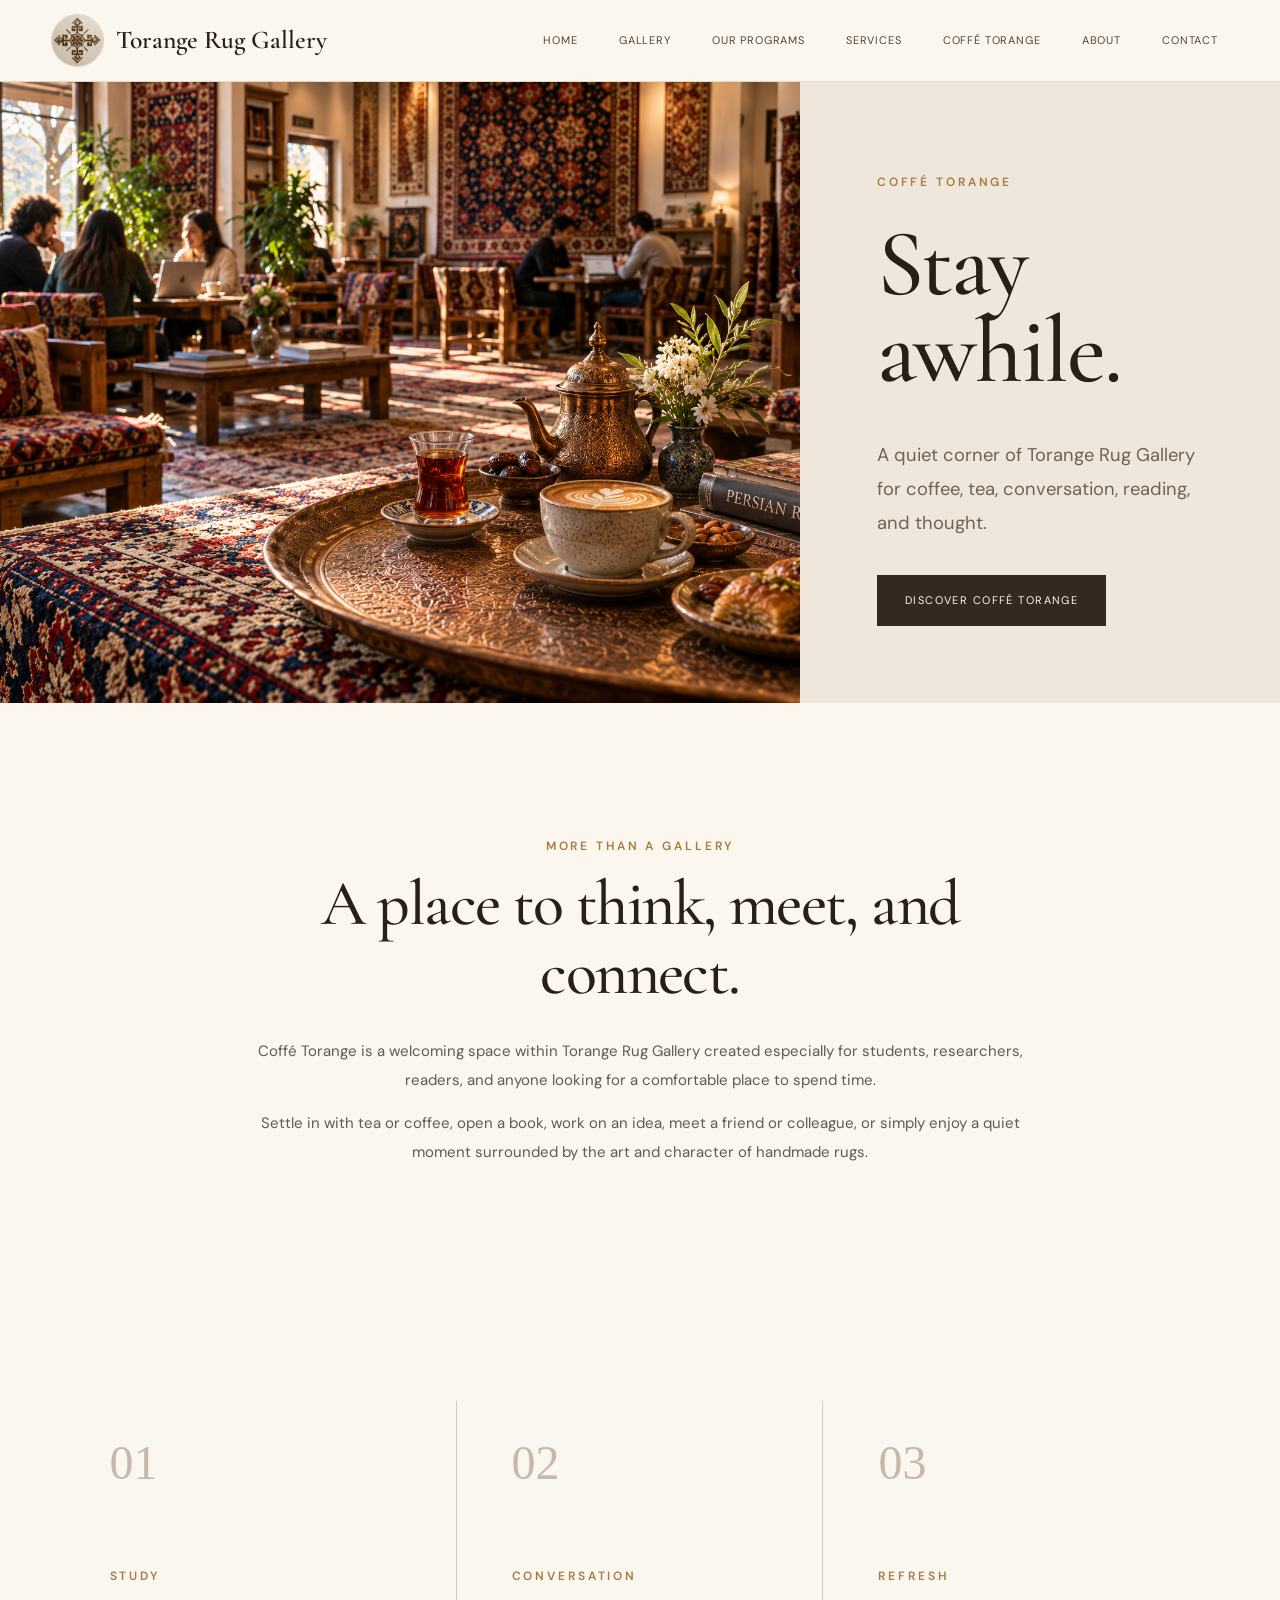
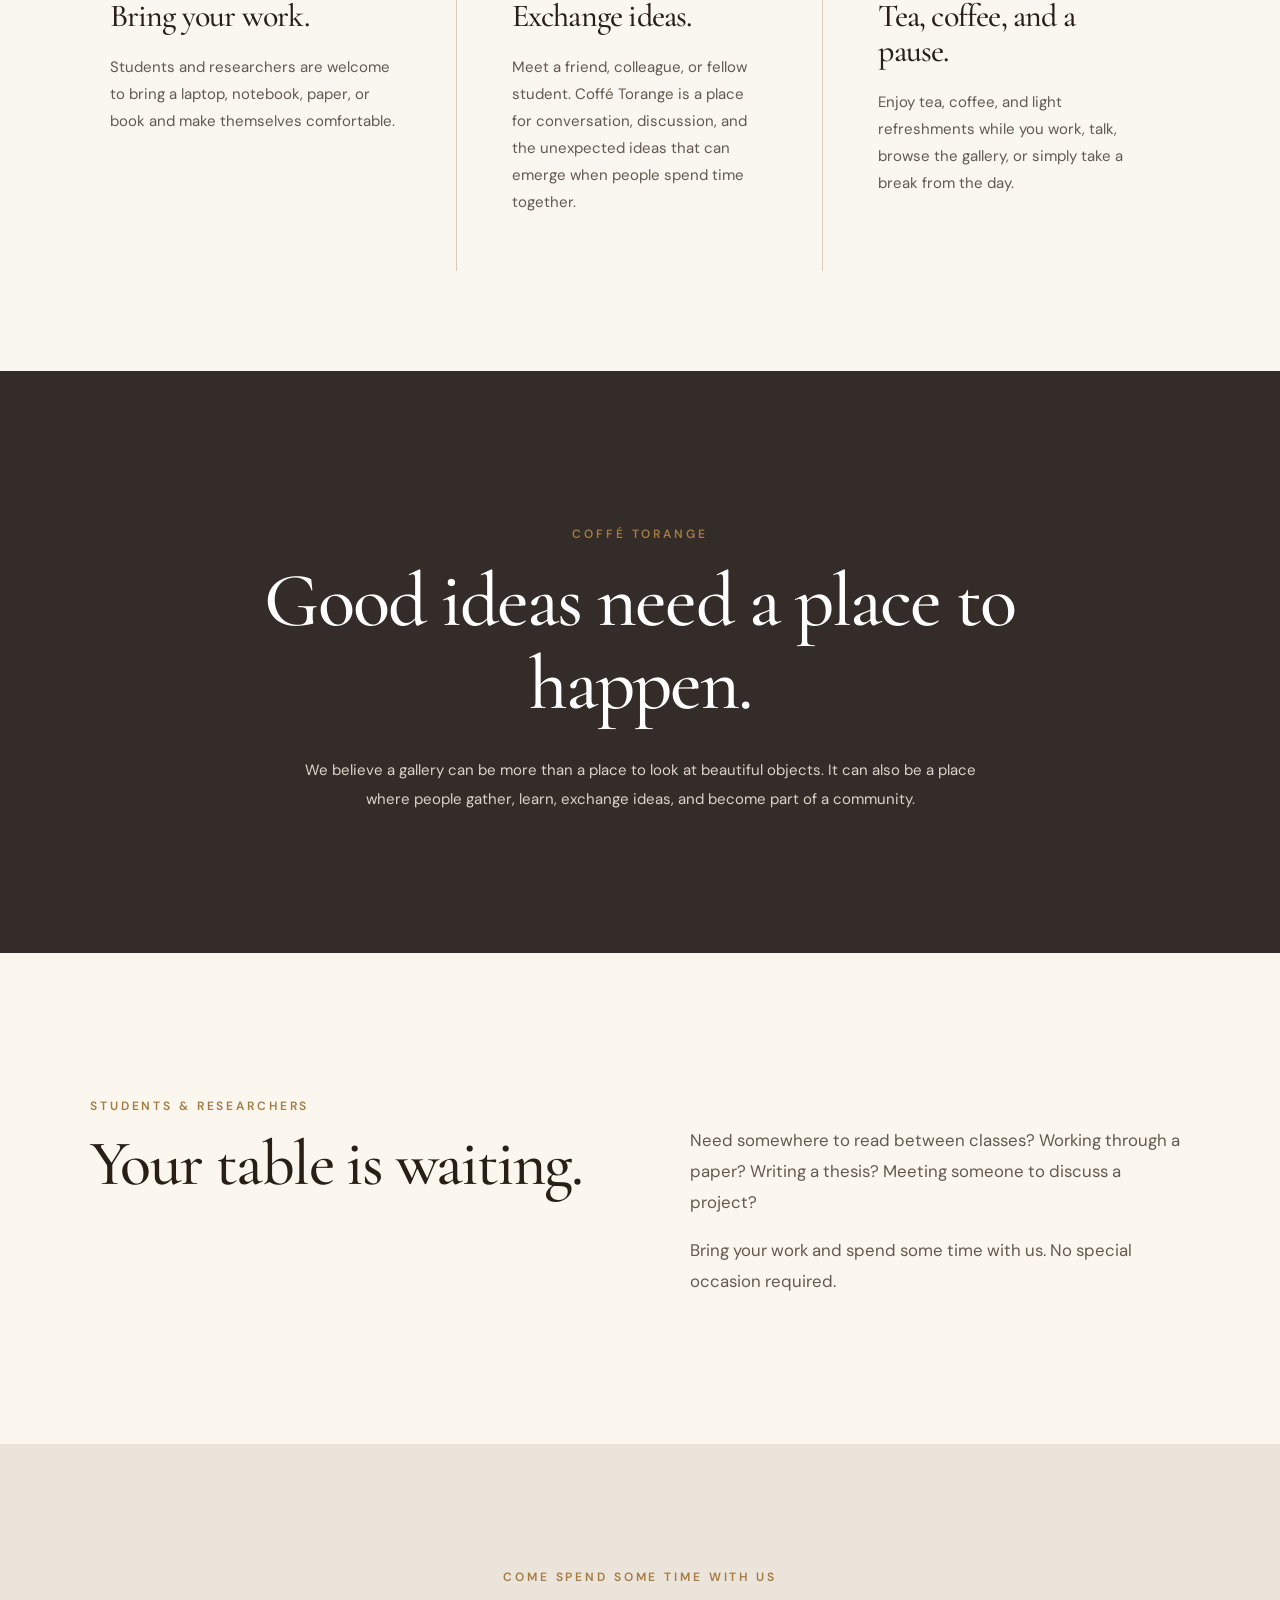
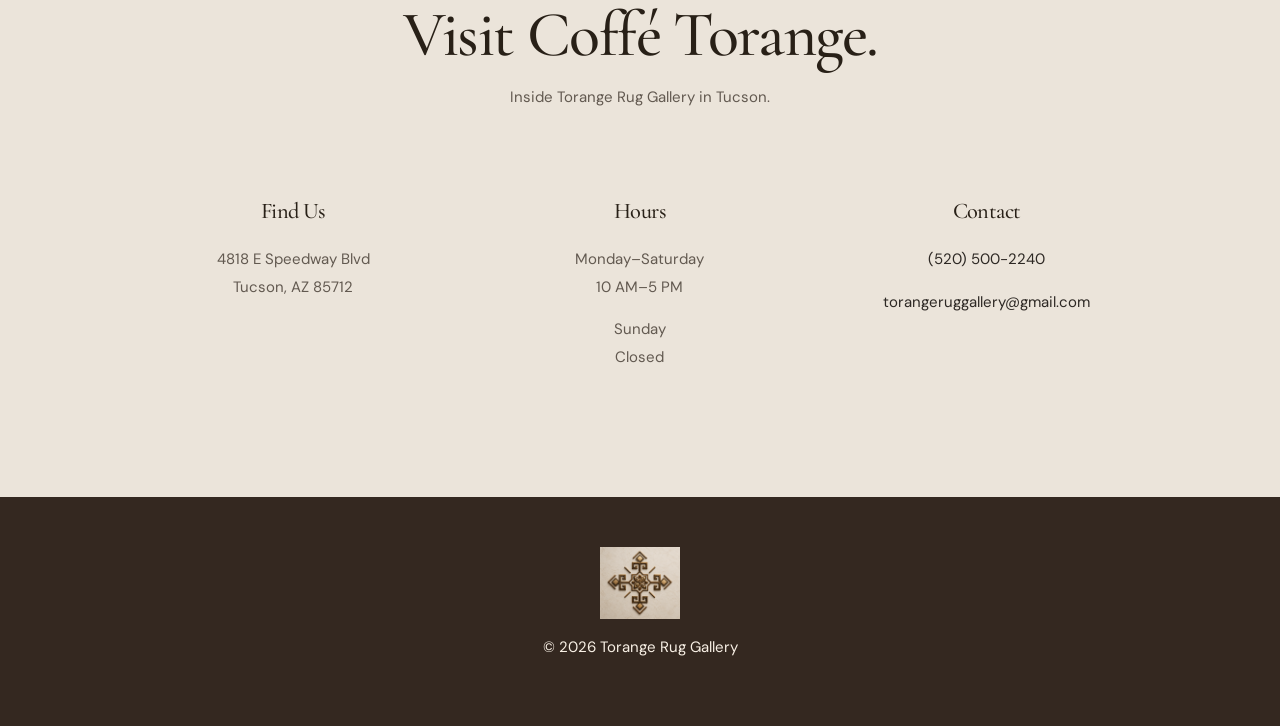
<file: coffe-torange.html>
<!DOCTYPE html>
<html lang="en">

<head>
    <meta charset="UTF-8">
    <meta name="viewport" content="width=device-width, initial-scale=1.0">

    <title>Coffé Torange | Torange Rug Gallery</title>

    <link rel="preconnect" href="https://fonts.googleapis.com">
    <link rel="preconnect" href="https://fonts.gstatic.com" crossorigin>
    <link href="https://fonts.googleapis.com/css2?family=Cormorant+Garamond:wght@400;500;600;700&family=DM+Sans:wght@400;500;600;700&display=swap" rel="stylesheet">
    <link rel="stylesheet" href="styles.css">
    <link rel="stylesheet" href="home-redesign.css">
    <link rel="stylesheet" href="interior-unified.css">
</head>

<body class="torange-interior">

    <!-- HEADER -->

    <header class="site-header torange-header">

        <a href="index.html" class="brand">
            <img
                src="images/logo/logo.png"
                alt="Torange Rug Gallery logo"
            >
            <span>Torange Rug Gallery</span>
        </a>

        <nav aria-label="Main navigation">
            <a href="index.html">Home</a>
            <a href="gallery.html">Gallery</a>
            <a href="programs.html">Our Programs</a>
            <a href="services.html">Services</a>
            <a href="coffe-torange.html">Coffé Torange</a>
            <a href="index.html#about">About</a>
            <a href="contact.html">Contact</a>
        </nav>

    </header>


    <main>

        <!-- HERO -->

        <section class="coffe-hero">

            <div class="coffe-hero-image">

                <img
                    src="images/coffe-torange/coffe-torange-hero.png"
                    alt="A welcoming space for coffee, tea, conversation, and study at Torange Rug Gallery"
                >

            </div>


            <div class="coffe-hero-content">

                <p class="eyebrow">
                    COFFÉ TORANGE
                </p>

                <h1>
                    Stay awhile.
                </h1>

                <p class="coffe-hero-lead">
                    A quiet corner of Torange Rug Gallery
                    for coffee, tea, conversation, reading,
                    and thought.
                </p>

                <a href="#coffe-about" class="button">
                    Discover Coffé Torange
                </a>

            </div>

        </section>


        <!-- INTRODUCTION -->

        <section
            id="coffe-about"
            class="coffe-introduction"
        >

            <p class="eyebrow">
                MORE THAN A GALLERY
            </p>

            <h2>
                A place to think, meet, and connect.
            </h2>

            <p>
                Coffé Torange is a welcoming space within
                Torange Rug Gallery created especially for
                students, researchers, readers, and anyone
                looking for a comfortable place to spend time.
            </p>

            <p>
                Settle in with tea or coffee, open a book,
                work on an idea, meet a friend or colleague,
                or simply enjoy a quiet moment surrounded
                by the art and character of handmade rugs.
            </p>

        </section>


        <!-- THREE IDEAS -->

        <section class="coffe-experience">

            <article class="coffe-experience-item">

                <span class="coffe-number">
                    01
                </span>

                <p class="eyebrow">
                    STUDY
                </p>

                <h2>
                    Bring your work.
                </h2>

                <p>
                    Students and researchers are welcome to
                    bring a laptop, notebook, paper, or book
                    and make themselves comfortable.
                </p>

            </article>


            <article class="coffe-experience-item">

                <span class="coffe-number">
                    02
                </span>

                <p class="eyebrow">
                    CONVERSATION
                </p>

                <h2>
                    Exchange ideas.
                </h2>

                <p>
                    Meet a friend, colleague, or fellow student.
                    Coffé Torange is a place for conversation,
                    discussion, and the unexpected ideas that
                    can emerge when people spend time together.
                </p>

            </article>


            <article class="coffe-experience-item">

                <span class="coffe-number">
                    03
                </span>

                <p class="eyebrow">
                    REFRESH
                </p>

                <h2>
                    Tea, coffee, and a pause.
                </h2>

                <p>
                    Enjoy tea, coffee, and light refreshments
                    while you work, talk, browse the gallery,
                    or simply take a break from the day.
                </p>

            </article>

        </section>


        <!-- STATEMENT -->

        <section class="coffe-statement">

            <div class="coffe-statement-inner">

                <p class="eyebrow">
                    COFFÉ TORANGE
                </p>

                <h2>
                    Good ideas need a place to happen.
                </h2>

                <p>
                    We believe a gallery can be more than a place
                    to look at beautiful objects. It can also be
                    a place where people gather, learn, exchange
                    ideas, and become part of a community.
                </p>

            </div>

        </section>


        <!-- STUDENT / RESEARCHER INVITATION -->

        <section class="coffe-community">

            <div class="coffe-community-heading">

                <p class="eyebrow">
                    STUDENTS & RESEARCHERS
                </p>

                <h2>
                    Your table is waiting.
                </h2>

            </div>


            <div class="coffe-community-text">

                <p>
                    Need somewhere to read between classes?
                    Working through a paper? Writing a thesis?
                    Meeting someone to discuss a project?
                </p>

                <p>
                    Bring your work and spend some time with us.
                    No special occasion required.
                </p>

            </div>

        </section>


        <!-- VISIT -->

        <section class="coffe-visit">

            <p class="eyebrow">
                COME SPEND SOME TIME WITH US
            </p>

            <h2>
                Visit Coffé Torange.
            </h2>

            <p class="coffe-visit-intro">
                Inside Torange Rug Gallery in Tucson.
            </p>


            <div class="coffe-visit-details">

                <div>

                    <h3>
                        Find Us
                    </h3>

                    <p>
                        4818 E Speedway Blvd<br>
                        Tucson, AZ 85712
                    </p>

                </div>


                <div>

                    <h3>
                        Hours
                    </h3>

                    <p>
                        Monday–Saturday<br>
                        10 AM–5 PM
                    </p>

                    <p>
                        Sunday<br>
                        Closed
                    </p>

                </div>


                <div>

                    <h3>
                        Contact
                    </h3>

                    <p>
                        <a href="tel:+15205002240">
                            (520) 500-2240
                        </a>
                    </p>

                    <p>
                        <a href="mailto:torangeruggallery@gmail.com">
                            torangeruggallery@gmail.com
                        </a>
                    </p>

                </div>

            </div>

        </section>

    </main>


    <!-- FOOTER -->

    <footer>

        <img
            src="images/logo/logo.png"
            alt="Torange Rug Gallery logo"
        >

        <p>
            © 2026 Torange Rug Gallery
        </p>

    </footer>

</body>

</html>
</file>
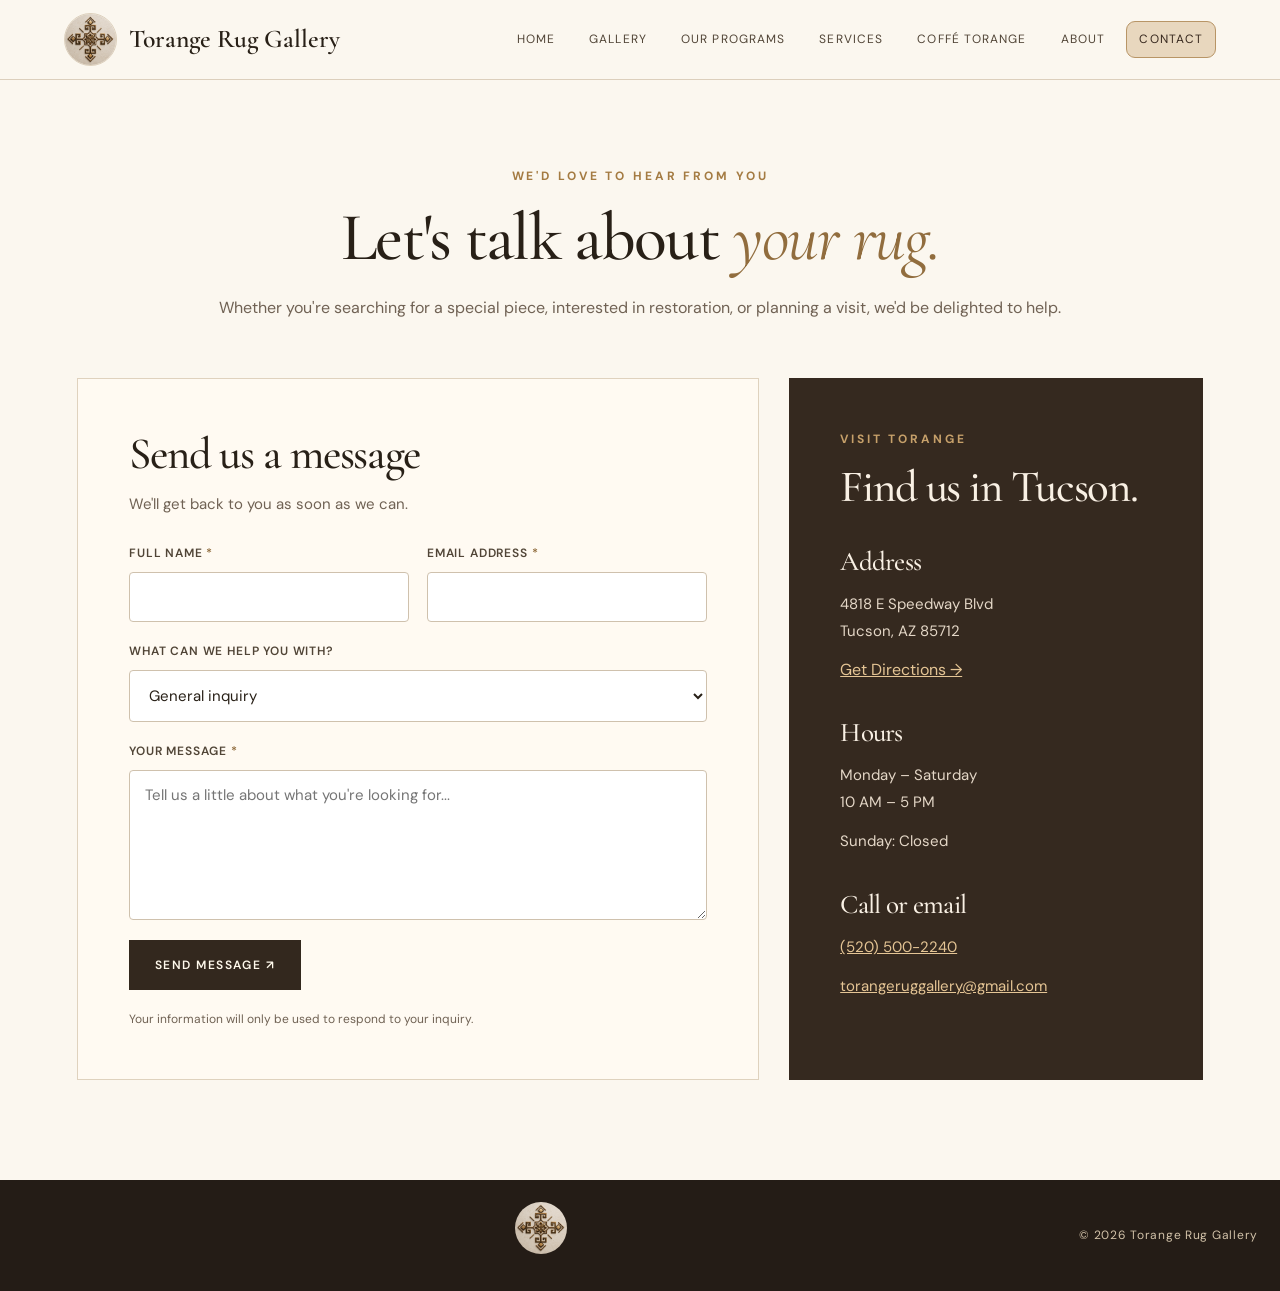
<file: contact.html>
<!DOCTYPE html>
<html lang="en">
<head>
  <meta charset="UTF-8">
  <meta name="viewport" content="width=device-width, initial-scale=1.0">
  <title>Contact Us | Torange Rug Gallery</title>
  <meta name="description" content="Contact Torange Rug Gallery in Tucson about rugs, cleaning, restoration, appraisals, and gallery visits.">
  <link rel="preconnect" href="https://fonts.googleapis.com">
  <link rel="preconnect" href="https://fonts.gstatic.com" crossorigin>
  <link href="https://fonts.googleapis.com/css2?family=Cormorant+Garamond:wght@400;500;600;700&family=DM+Sans:wght@400;500;600;700&display=swap" rel="stylesheet">
  <link rel="stylesheet" href="styles.css">
  <link rel="stylesheet" href="home-redesign.css">
  <link rel="stylesheet" href="contact.css">
</head>
<body>
  <header class="site-header torange-header">
    <a href="index.html" class="brand"><img src="images/logo/logo.png" alt="Torange Rug Gallery logo"><span>Torange Rug Gallery</span></a>
    <nav aria-label="Main navigation">
      <a href="index.html">Home</a>
      <a href="gallery.html">Gallery</a>
      <a href="programs.html">Our Programs</a>
      <a href="services.html">Services</a>
      <a href="coffe-torange.html">Coffé Torange</a>
      <a href="index.html#about">About</a>
      <a href="contact.html" aria-current="page">Contact</a>
    </nav>
  </header>
  <main class="contact-page">
    <div class="contact-heading">
      <p class="eyebrow">WE'D LOVE TO HEAR FROM YOU</p>
      <h1>Let's talk about <em>your rug.</em></h1>
      <p>Whether you're searching for a special piece, interested in restoration, or planning a visit, we'd be delighted to help.</p>
    </div>
    <div class="contact-layout">
      <section class="contact-form-panel" aria-labelledby="form-heading">
        <h2 id="form-heading">Send us a message</h2>
        <p class="contact-hint">We'll get back to you as soon as we can.</p>
        <!-- Formspree receives submissions; JavaScript shows an on-page confirmation. -->
        <form action="https://formspree.io/f/mwlvzyyv" method="POST" id="torange-contact-form">
          <div class="contact-field-row">
            <label><span class="contact-label-text">Full name <span aria-hidden="true">*</span></span><input type="text" name="name" autocomplete="name" required maxlength="120"></label>
            <label><span class="contact-label-text">Email address <span aria-hidden="true">*</span></span><input type="email" name="email" autocomplete="email" required maxlength="254"></label>
          </div>
          <label>What can we help you with?
            <select name="inquiry_type">
              <option value="General inquiry">General inquiry</option>
              <option value="Rug availability">Rug availability</option>
              <option value="Cleaning or restoration">Cleaning or restoration</option>
              <option value="Appraisal">Appraisal</option>
              <option value="Gallery visit">Gallery visit</option>
            </select>
          </label>
          <label><span class="contact-label-text">Your message <span aria-hidden="true">*</span></span><textarea name="message" rows="6" required maxlength="5000" placeholder="Tell us a little about what you're looking for..."></textarea></label>
          <input type="hidden" name="_subject" value="New Torange Rug Gallery inquiry">
          <button class="contact-submit" type="submit">Send Message <span aria-hidden="true">↗</span></button>
          <p id="contact-form-status" class="contact-form-status" role="status" aria-live="polite" hidden></p>
          <p class="contact-privacy">Your information will only be used to respond to your inquiry.</p>
        </form>
        <div id="contact-success" class="contact-success" tabindex="-1" hidden>
          <div class="contact-success-symbol" aria-hidden="true">✓</div>
          <h2>Thank you for reaching out!</h2>
          <p>Your message has been sent successfully. We'll get back to you as soon as possible.</p>
          <p class="contact-success-signature">— Torange Rug Gallery</p>
          <button type="button" id="contact-another" class="contact-submit">Send another message ↗</button>
        </div>
      </section>
      <aside class="contact-info-panel" aria-label="Gallery contact details">
        <p class="eyebrow">VISIT TORANGE</p>
        <h2>Find us in Tucson.</h2>
        <h3>Address</h3><p>4818 E Speedway Blvd<br>Tucson, AZ 85712</p>
        <a href="https://www.google.com/maps/search/?api=1&amp;query=4818+E+Speedway+Blvd+Tucson+AZ+85712" target="_blank" rel="noopener noreferrer">Get Directions →</a>
        <h3>Hours</h3><p>Monday – Saturday<br>10 AM – 5 PM</p><p>Sunday: Closed</p>
        <h3>Call or email</h3><p><a href="tel:+15205002240">(520) 500-2240</a></p><p><a href="mailto:torangeruggallery@gmail.com">torangeruggallery@gmail.com</a></p>
      </aside>
    </div>
  </main>
  <script src="contact.js" defer></script>
  <footer class="torange-footer"><img src="images/logo/logo.png" alt="Torange Rug Gallery logo"><p>© 2026 Torange Rug Gallery</p></footer>
</body>
</html>
</file>
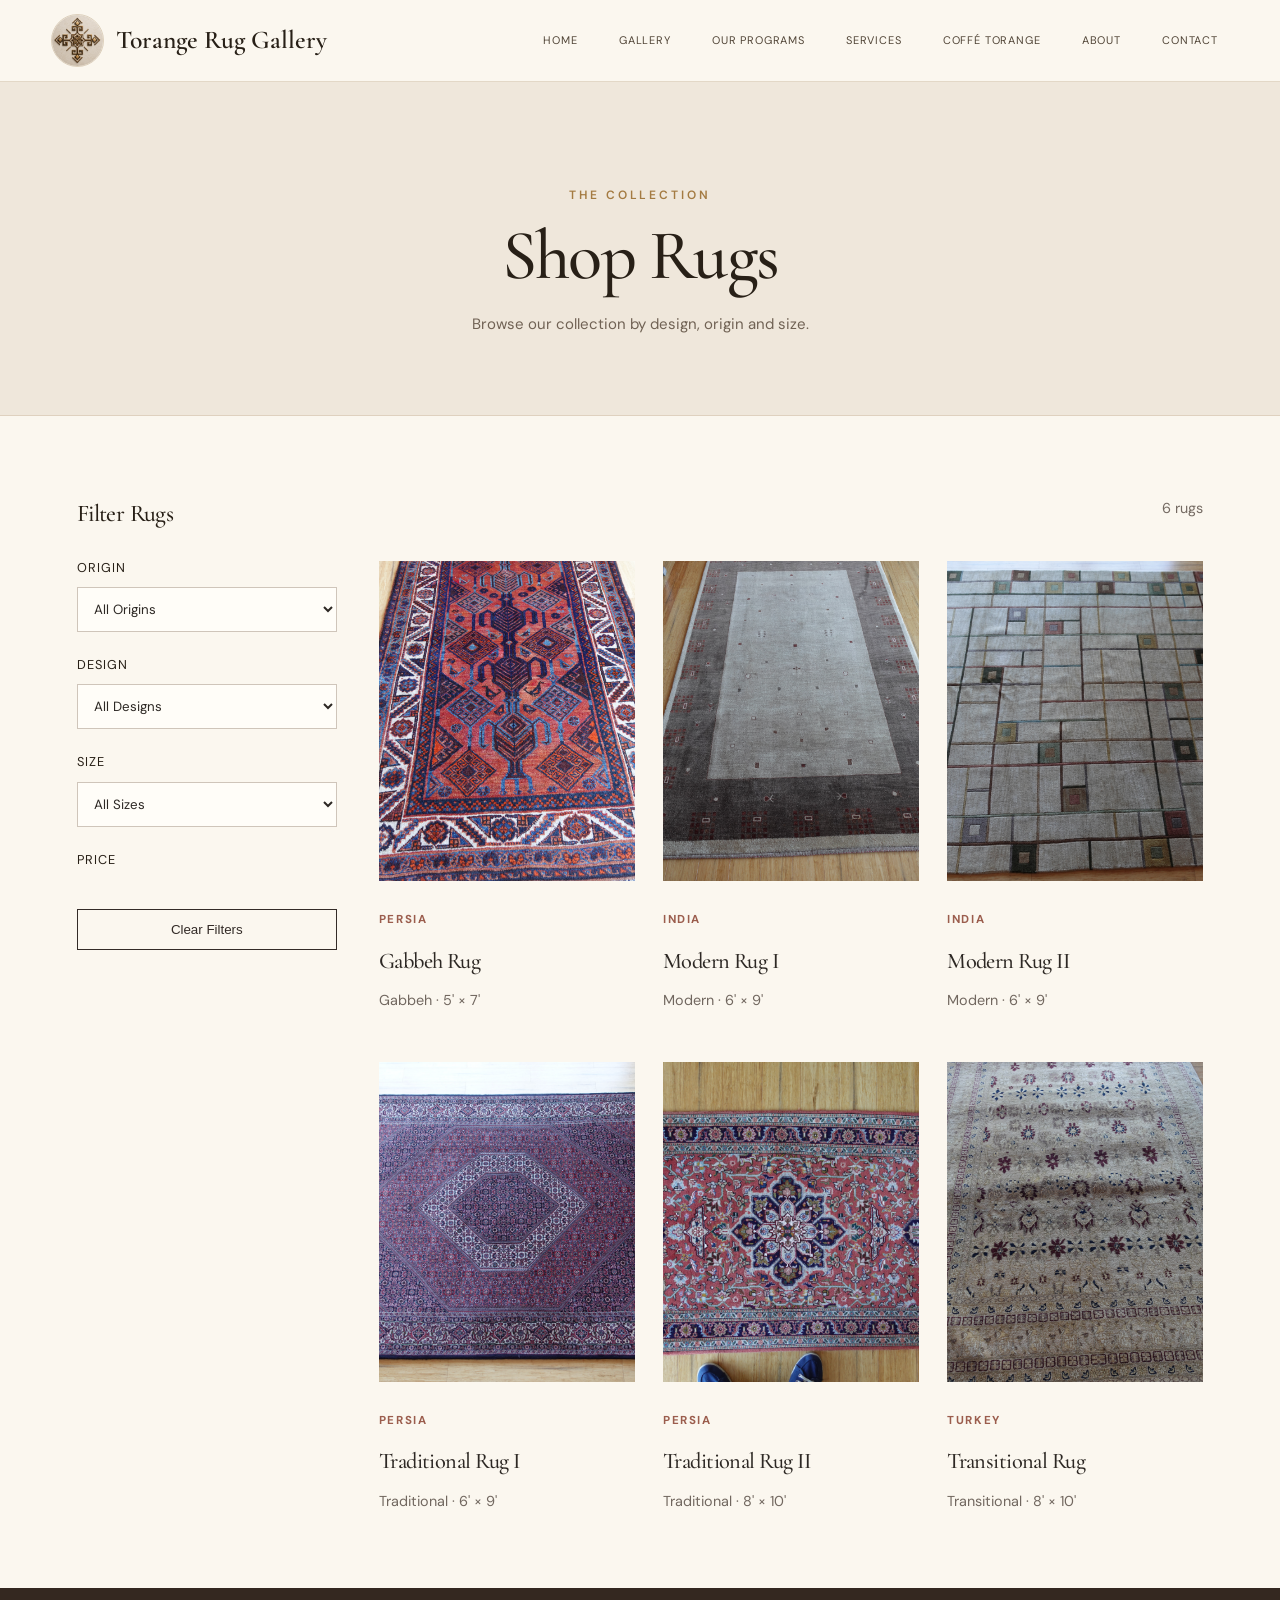
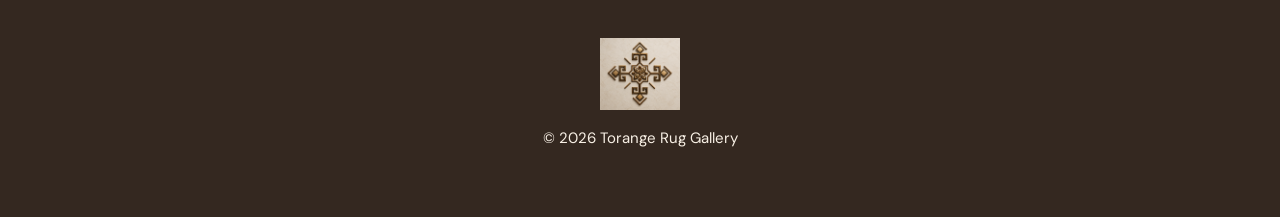
<file: gallery.html>
<!DOCTYPE html>
<html lang="en">

<head>
    <meta charset="UTF-8">
    <meta name="viewport" content="width=device-width, initial-scale=1.0">

    <title>Gallery | Torange Rug Gallery</title>

    <link rel="preconnect" href="https://fonts.googleapis.com">
    <link rel="preconnect" href="https://fonts.gstatic.com" crossorigin>
    <link href="https://fonts.googleapis.com/css2?family=Cormorant+Garamond:wght@400;500;600;700&family=DM+Sans:wght@400;500;600;700&display=swap" rel="stylesheet">
    <link rel="stylesheet" href="styles.css">
    <link rel="stylesheet" href="home-redesign.css">
    <link rel="stylesheet" href="interior-unified.css">
</head>

<body class="torange-interior">

    <!-- HEADER -->

    <header class="site-header torange-header">

        <a href="index.html" class="brand">
            <img
                src="images/logo/logo.png"
                alt="Torange Rug Gallery logo"
            >
            <span>Torange Rug Gallery</span>
        </a>

        <nav aria-label="Main navigation">
            <a href="index.html">Home</a>
            <a href="gallery.html">Gallery</a>
            <a href="programs.html">Our Programs</a>
            <a href="services.html">Services</a>
            <a href="coffe-torange.html">Coffé Torange</a>
            <a href="index.html#about">About</a>
            <a href="contact.html">Contact</a>
        </nav>

    </header>


    <main>

        <!-- GALLERY HERO -->

        <section class="shop-hero">

            <p class="eyebrow">
                THE COLLECTION
            </p>

            <h1>
                Shop Rugs
            </h1>

            <p>
                Browse our collection by design, origin and size.
            </p>

        </section>


        <!-- GALLERY -->

        <section class="shop-section">


            <!-- FILTERS -->

            <aside class="filters">

                <h2>
                    Filter Rugs
                </h2>


                <!-- ORIGIN -->

                <label for="origin-filter">
                    Origin
                </label>

                <select id="origin-filter">

                    <option value="all">
                        All Origins
                    </option>

                    <option value="Persia">
                        Persia
                    </option>

                    <option value="India">
                        India
                    </option>

                    <option value="Turkey">
                        Turkey
                    </option>

                </select>


                <!-- DESIGN -->

                <label for="design-filter">
                    Design
                </label>

                <select id="design-filter">

                    <option value="all">
                        All Designs
                    </option>

                    <option value="Traditional">
                        Traditional
                    </option>

                    <option value="Transitional">
                        Transitional
                    </option>

                    <option value="Modern">
                        Modern
                    </option>

                    <option value="Gabbeh">
                        Gabbeh
                    </option>

                </select>


                <!-- SIZE -->

                <label for="size-filter">
                    Size
                </label>

                <select id="size-filter">

                    <option value="all">
                        All Sizes
                    </option>

                    <option value="5' × 7'">
                        5' × 7'
                    </option>

                    <option value="6' × 9'">
                        6' × 9'
                    </option>

                    <option value="8' × 10'">
                        8' × 10'
                    </option>

                    <option value="9' × 12'">
                        9' × 12'
                    </option>

                </select>


                <!-- PRICE -->

                <label for="price-filter">
                    Price
                </label>


                <button
                    id="clear-filters"
                    class="filter-button"
                >
                    Clear Filters
                </button>

            </aside>


            <!-- RESULTS -->

            <section class="shop-results">

                <div class="shop-results-header">

                    <p id="result-count">
                        0 rugs
                    </p>

                </div>


                <div
                    id="product-grid"
                    class="product-grid"
                >
                </div>

            </section>

        </section>

    </main>


    <!-- FOOTER -->

    <footer>

        <img
            src="images/logo/logo.png"
            alt="Torange Rug Gallery logo"
        >

        <p>
            © 2026 Torange Rug Gallery
        </p>

    </footer>


    <!-- PRODUCT DATABASE -->

    <script src="products.js"></script>


    <!-- GALLERY LOGIC -->

    <script>

        const productGrid =
            document.getElementById("product-grid");

        const resultCount =
            document.getElementById("result-count");


        const originFilter =
            document.getElementById("origin-filter");

        const designFilter =
            document.getElementById("design-filter");

        const sizeFilter =
            document.getElementById("size-filter");


        const clearFiltersButton =
            document.getElementById("clear-filters");


        /* ========================================
           FORMAT PRICE
        ======================================== */



        /* ========================================
           RENDER PRODUCTS
        ======================================== */

        function renderProducts(productList) {

            productGrid.innerHTML = "";


            resultCount.textContent =
                `${productList.length} ${
                    productList.length === 1
                        ? "rug"
                        : "rugs"
                }`;


            /* NO RESULTS */

            if (productList.length === 0) {

                productGrid.innerHTML = `
                    <p class="no-results">
                        No rugs match these filters.
                    </p>
                `;

                return;

            }


            /* CREATE PRODUCT CARDS */

            productList.forEach(product => {

                const card =
                    document.createElement("article");


                card.className =
                    "product-card";


                /*
                    The first image in the images array
                    is used as the gallery thumbnail.
                */

                const mainImage =
                    product.images[0];


                card.innerHTML = `

                    <a
                        href="product.html?id=${product.id}"
                        class="product-image-link"
                    >

                        <img
                            src="${mainImage}"
                            alt="${product.name}"
                        >

                    </a>


                    <div class="product-card-content">


                        <p class="product-origin">
                            ${product.origin}
                        </p>


                        <h2>

                            <a href="product.html?id=${product.id}">
                                ${product.name}
                            </a>

                        </h2>


                        <p class="product-details">
                            ${product.design} · ${product.size}
                        </p>



                    </div>

                `;


                productGrid.appendChild(card);

            });

        }


        /* ========================================
           FILTER PRODUCTS
        ======================================== */

        function filterProducts() {


            const selectedOrigin =
                originFilter.value;


            const selectedDesign =
                designFilter.value;


            const selectedSize =
                sizeFilter.value;



            const filteredProducts =
                products.filter(product => {


                    /* ORIGIN */

                    const matchesOrigin =

                        selectedOrigin === "all" ||

                        product.origin === selectedOrigin;



                    /* DESIGN */

                    const matchesDesign =

                        selectedDesign === "all" ||

                        product.design === selectedDesign;



                    /* SIZE */

                    const matchesSize =

                        selectedSize === "all" ||

                        product.size === selectedSize;



                    /* PRICE */



                    return (

                        matchesOrigin &&

                        matchesDesign &&

                        matchesSize

                    );

                });


            renderProducts(filteredProducts);

        }


        /* ========================================
           FILTER EVENTS
        ======================================== */

        originFilter.addEventListener(
            "change",
            filterProducts
        );


        designFilter.addEventListener(
            "change",
            filterProducts
        );


        sizeFilter.addEventListener(
            "change",
            filterProducts
        );


        /* ========================================
           CLEAR FILTERS
        ======================================== */

        clearFiltersButton.addEventListener(
            "click",
            () => {

                originFilter.value = "all";

                designFilter.value = "all";

                sizeFilter.value = "all";


                renderProducts(products);

            }
        );


        /* ========================================
           INITIAL DISPLAY
        ======================================== */

        renderProducts(products);

    </script>

</body>

</html>
</file>
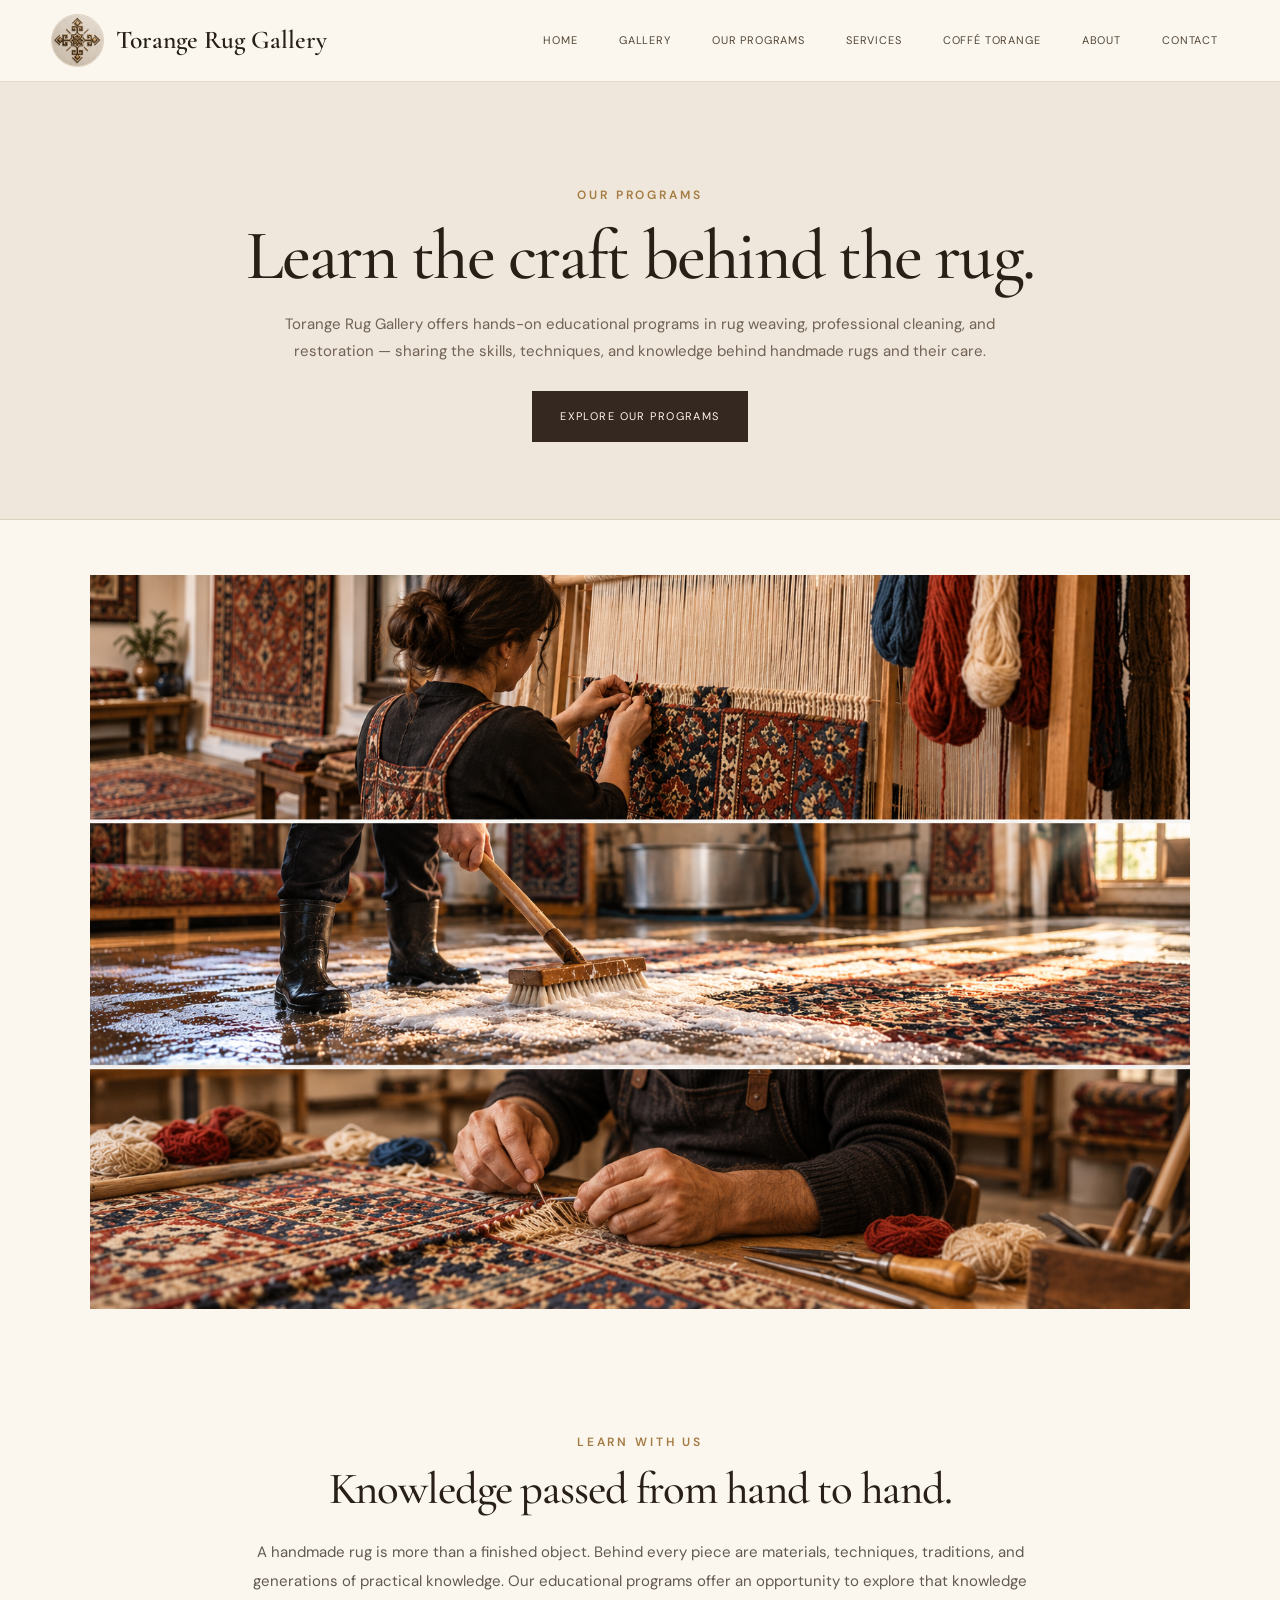
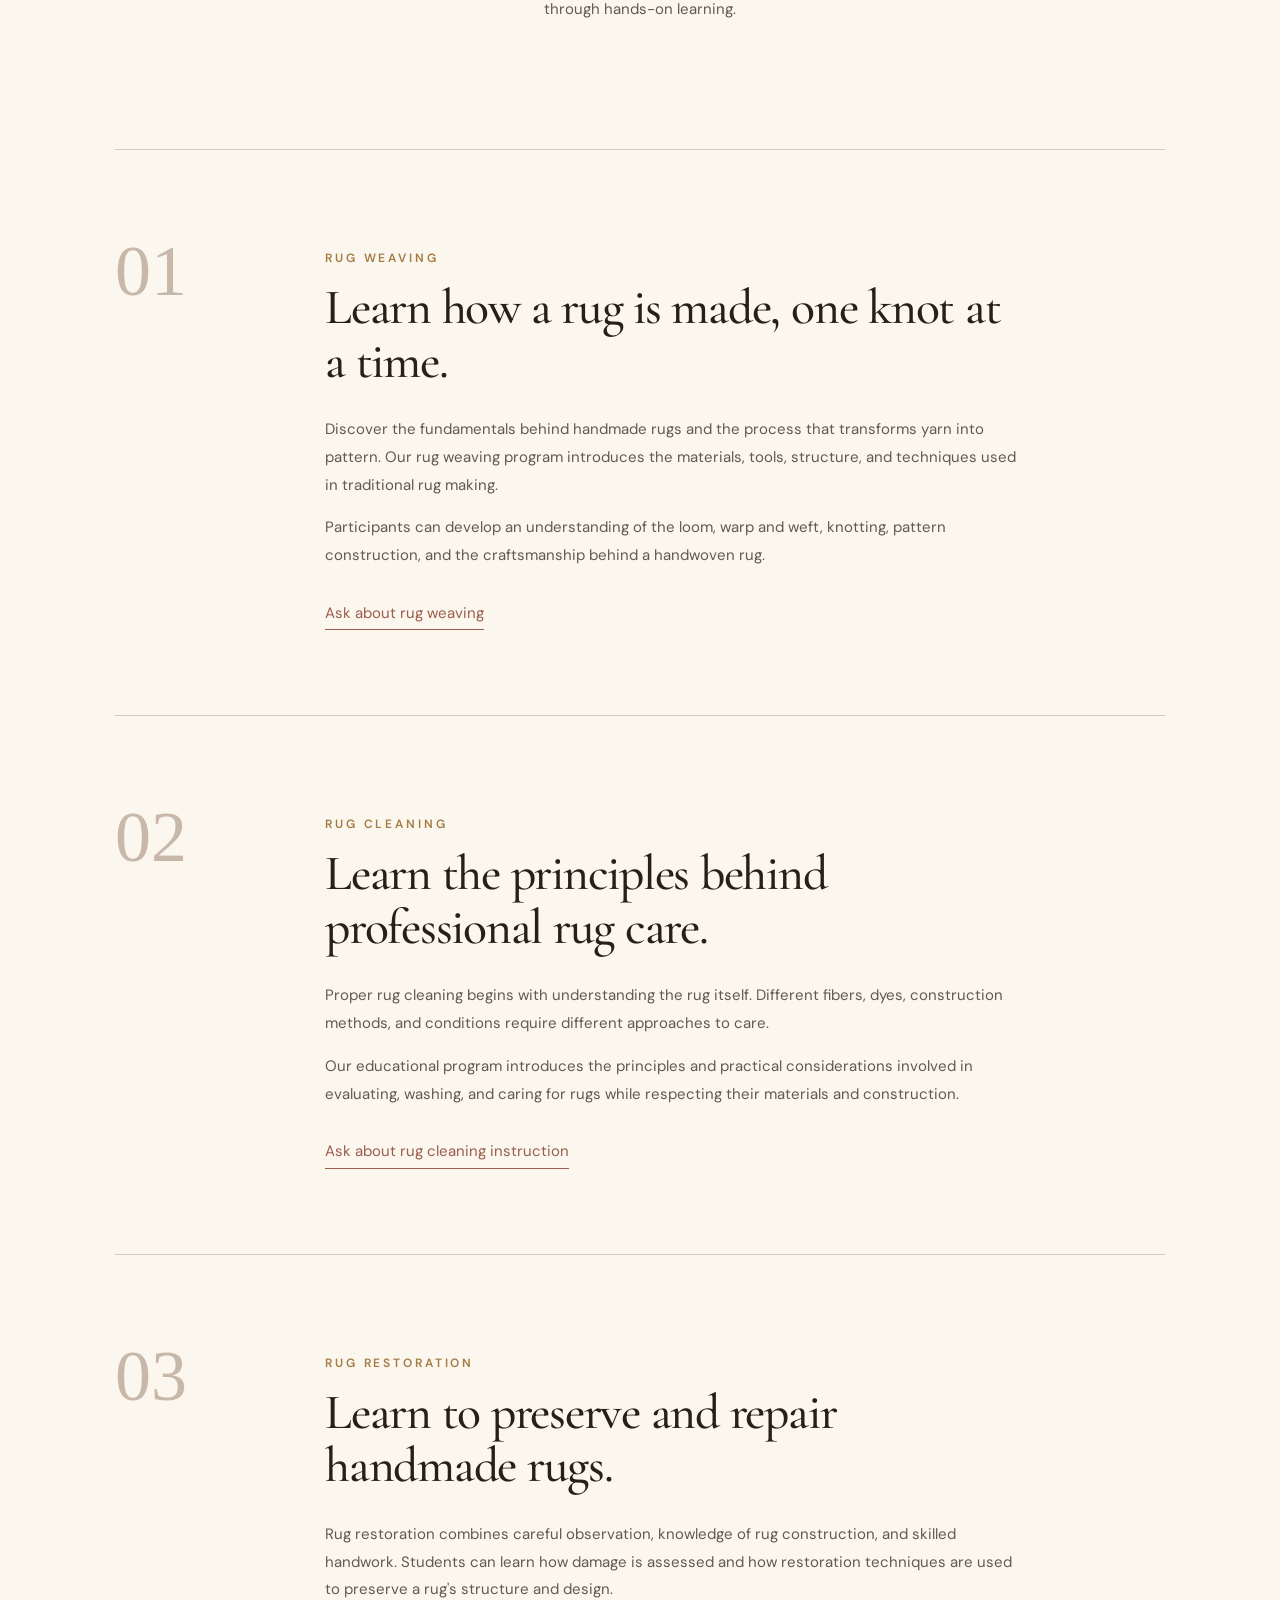
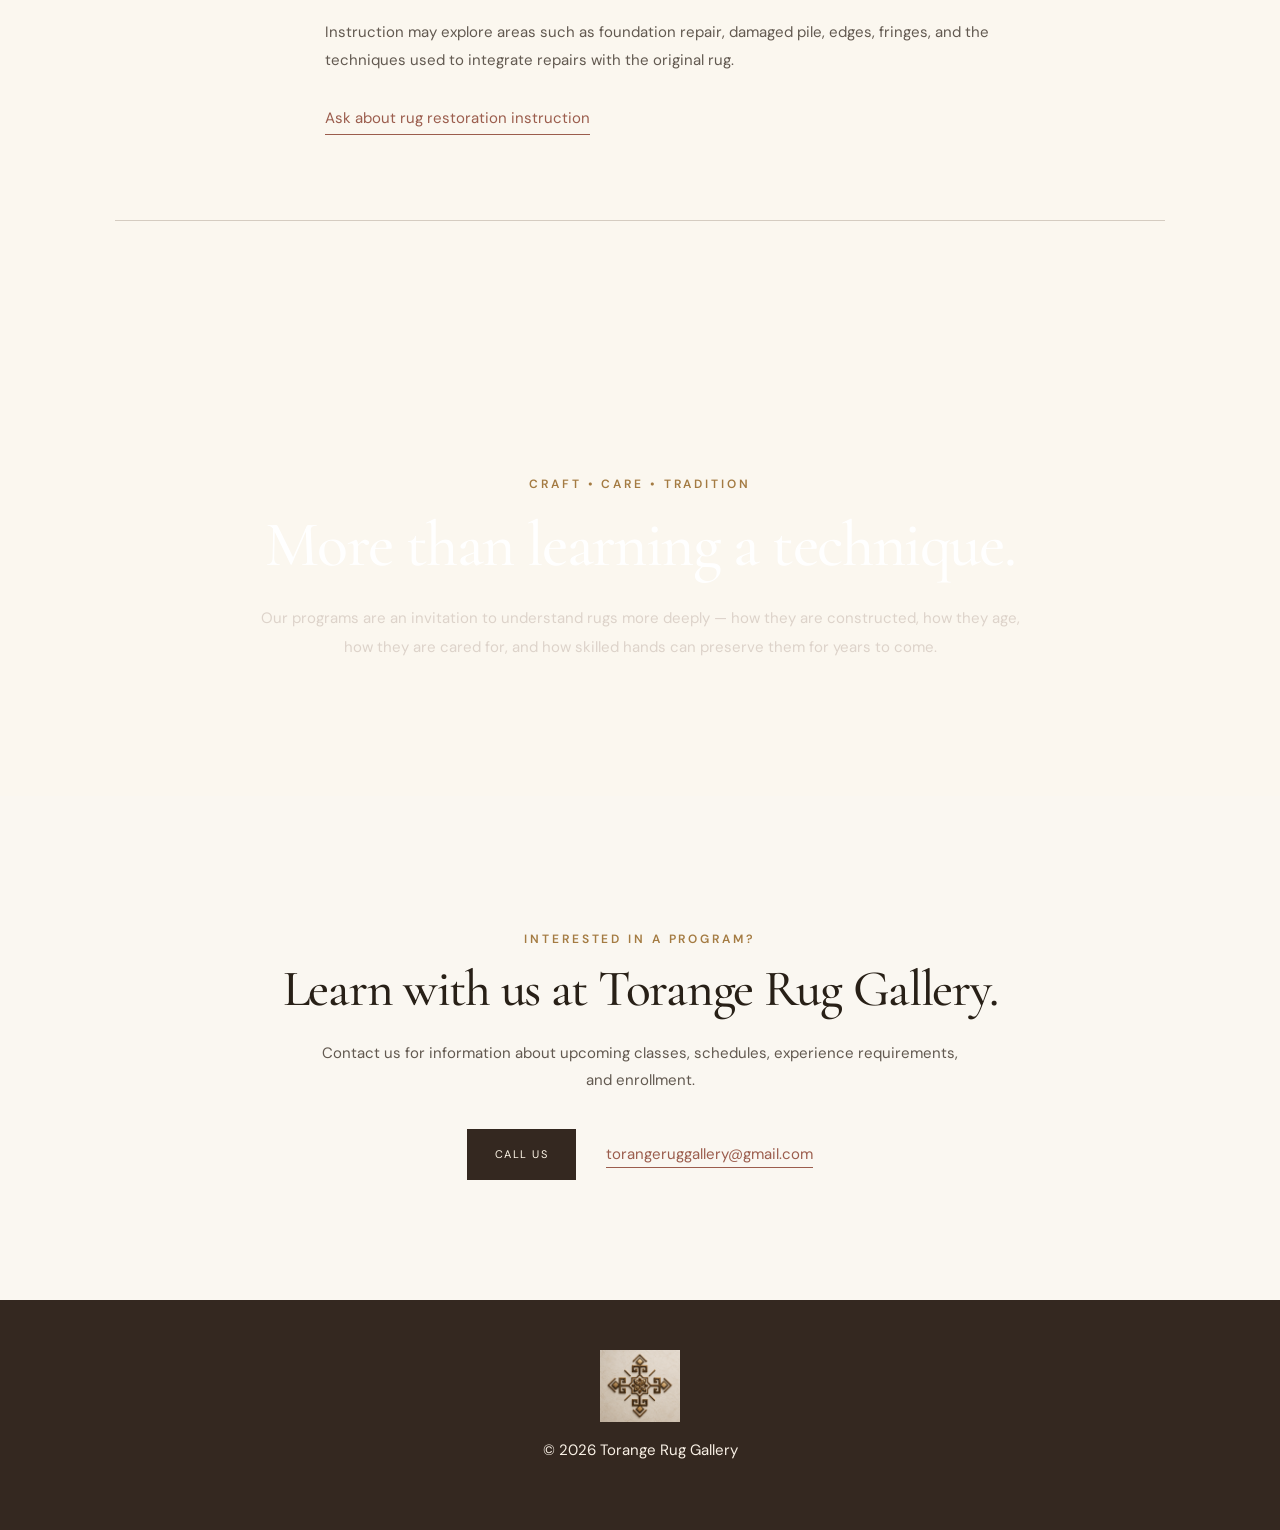
<file: programs.html>
<!DOCTYPE html>
<html lang="en">

<head>
    <meta charset="UTF-8">
    <meta name="viewport" content="width=device-width, initial-scale=1.0">

    <title>Programs | Torange Rug Gallery</title>

    <link rel="preconnect" href="https://fonts.googleapis.com">
    <link rel="preconnect" href="https://fonts.gstatic.com" crossorigin>
    <link href="https://fonts.googleapis.com/css2?family=Cormorant+Garamond:wght@400;500;600;700&family=DM+Sans:wght@400;500;600;700&display=swap" rel="stylesheet">
    <link rel="stylesheet" href="styles.css">
    <link rel="stylesheet" href="home-redesign.css">
    <link rel="stylesheet" href="interior-unified.css">
</head>

<body class="torange-interior">

    <!-- HEADER -->

    <header class="site-header torange-header">

        <a href="index.html" class="brand">
            <img
                src="images/logo/logo.png"
                alt="Torange Rug Gallery logo"
            >
            <span>Torange Rug Gallery</span>
        </a>

        <nav aria-label="Main navigation">
            <a href="index.html">Home</a>
            <a href="gallery.html">Gallery</a>
            <a href="programs.html">Our Programs</a>
            <a href="services.html">Services</a>
            <a href="coffe-torange.html">Coffé Torange</a>
            <a href="index.html#about">About</a>
            <a href="contact.html">Contact</a>
        </nav>

    </header>


    <main>

        <!-- PROGRAMS HERO -->

        <section class="programs-hero">

            <div class="programs-hero-text">

                <p class="eyebrow">
                    OUR PROGRAMS
                </p>

                <h1>
                    Learn the craft behind the rug.
                </h1>

                <p>
                    Torange Rug Gallery offers hands-on educational
                    programs in rug weaving, professional cleaning,
                    and restoration — sharing the skills, techniques,
                    and knowledge behind handmade rugs and their care.
                </p>

                <a href="#program-list" class="button">
                    Explore Our Programs
                </a>

            </div>

        </section>


        <!-- PROGRAMS IMAGE -->

        <section class="programs-main-image">

            <img
                src="images/programs/programs-hero.png"
                alt="Rug weaving, cleaning, and restoration"
            >

        </section>


        <!-- INTRO -->

        <section class="programs-introduction">

            <p class="eyebrow">
                LEARN WITH US
            </p>

            <h2>
                Knowledge passed from hand to hand.
            </h2>

            <p>
                A handmade rug is more than a finished object.
                Behind every piece are materials, techniques,
                traditions, and generations of practical knowledge.
                Our educational programs offer an opportunity to
                explore that knowledge through hands-on learning.
            </p>

        </section>


        <!-- PROGRAM LIST -->

        <section
            id="program-list"
            class="program-list"
        >

            <!-- WEAVING -->

            <article class="program-item">

                <div class="program-number">
                    01
                </div>

                <div class="program-content">

                    <p class="eyebrow">
                        RUG WEAVING
                    </p>

                    <h2>
                        Learn how a rug is made,
                        one knot at a time.
                    </h2>

                    <p>
                        Discover the fundamentals behind handmade
                        rugs and the process that transforms yarn
                        into pattern. Our rug weaving program
                        introduces the materials, tools, structure,
                        and techniques used in traditional
                        rug making.
                    </p>

                    <p>
                        Participants can develop an understanding
                        of the loom, warp and weft, knotting,
                        pattern construction, and the craftsmanship
                        behind a handwoven rug.
                    </p>

                    <a href="#program-contact" class="text-link">
                        Ask about rug weaving
                    </a>

                </div>

            </article>


            <!-- CLEANING -->

            <article class="program-item">

                <div class="program-number">
                    02
                </div>

                <div class="program-content">

                    <p class="eyebrow">
                        RUG CLEANING
                    </p>

                    <h2>
                        Learn the principles behind
                        professional rug care.
                    </h2>

                    <p>
                        Proper rug cleaning begins with understanding
                        the rug itself. Different fibers, dyes,
                        construction methods, and conditions require
                        different approaches to care.
                    </p>

                    <p>
                        Our educational program introduces the
                        principles and practical considerations
                        involved in evaluating, washing, and caring
                        for rugs while respecting their materials
                        and construction.
                    </p>

                    <a href="#program-contact" class="text-link">
                        Ask about rug cleaning instruction
                    </a>

                </div>

            </article>


            <!-- RESTORATION -->

            <article class="program-item">

                <div class="program-number">
                    03
                </div>

                <div class="program-content">

                    <p class="eyebrow">
                        RUG RESTORATION
                    </p>

                    <h2>
                        Learn to preserve and repair
                        handmade rugs.
                    </h2>

                    <p>
                        Rug restoration combines careful observation,
                        knowledge of rug construction, and skilled
                        handwork. Students can learn how damage is
                        assessed and how restoration techniques are
                        used to preserve a rug's structure and design.
                    </p>

                    <p>
                        Instruction may explore areas such as
                        foundation repair, damaged pile, edges,
                        fringes, and the techniques used to integrate
                        repairs with the original rug.
                    </p>

                    <a href="#program-contact" class="text-link">
                        Ask about rug restoration instruction
                    </a>

                </div>

            </article>

        </section>


        <!-- PHILOSOPHY -->

        <section class="program-philosophy">

            <div class="program-philosophy-inner">

                <p class="eyebrow">
                    CRAFT • CARE • TRADITION
                </p>

                <h2>
                    More than learning a technique.
                </h2>

                <p>
                    Our programs are an invitation to understand rugs
                    more deeply — how they are constructed, how they
                    age, how they are cared for, and how skilled
                    hands can preserve them for years to come.
                </p>

            </div>

        </section>


        <!-- CONTACT -->

        <section
            id="program-contact"
            class="program-contact"
        >

            <p class="eyebrow">
                INTERESTED IN A PROGRAM?
            </p>

            <h2>
                Learn with us at Torange Rug Gallery.
            </h2>

            <p>
                Contact us for information about upcoming classes,
                schedules, experience requirements, and enrollment.
            </p>


            <div class="program-contact-actions">

                <a
                    href="tel:+15205002240"
                    class="button"
                >
                    Call Us
                </a>

                <a
                    href="mailto:torangeruggallery@gmail.com"
                    class="program-email-link"
                >
                    torangeruggallery@gmail.com
                </a>

            </div>

        </section>

    </main>


    <!-- FOOTER -->

    <footer>

        <img
            src="images/logo/logo.png"
            alt="Torange Rug Gallery logo"
        >

        <p>
            © 2026 Torange Rug Gallery
        </p>

    </footer>

</body>

</html>
</file>
<file: styles.css>
* {
    box-sizing: border-box;
}

html {
    scroll-behavior: smooth;
}

body {
    margin: 0;
    font-family: Arial, Helvetica, sans-serif;
    background: #f5f0e8;
    color: #2d2824;
    line-height: 1.6;
}

img {
    display: block;
    width: 100%;
}

h1,
h2,
h3 {
    font-family: Georgia, "Times New Roman", serif;
    font-weight: normal;
}

.site-header {
    display: flex;
    justify-content: space-between;
    align-items: center;
    padding: 18px 5%;
    background: #f5f0e8;
    border-bottom: 1px solid rgba(0,0,0,0.08);
}

.brand {
    display: flex;
    align-items: center;
    gap: 12px;
    text-decoration: none;
    color: #2d2824;
}

.brand img {
    width: 58px;
    height: 46px;
    object-fit: contain;
}

nav {
    display: flex;
    gap: 28px;
}

nav a {
    text-decoration: none;
    color: #2d2824;
}

.hero {
    display: grid;
    grid-template-columns: 1.2fr 1fr;
    min-height: 80vh;
    background: #e7ded2;
}

.hero-image {
    min-height: 650px;
    overflow: hidden;
}

.hero-image img {
    width: 100%;
    height: 100%;
    object-fit: cover;
    object-position: center center;
}
.hero-content {
    display: flex;
    flex-direction: column;
    justify-content: center;
    padding: 8%;
}

.hero h1 {
    font-size: clamp(3rem, 6vw, 6rem);
    line-height: 0.95;
}

.eyebrow {
    font-size: 0.75rem;
    letter-spacing: 0.2em;
    color: #9b5d4d;
    font-weight: bold;
}

.button {
    display: inline-block;
    width: fit-content;
    padding: 14px 26px;
    background: #332b27;
    color: white;
    text-decoration: none;
}

.section {
    padding: 100px 7%;
}

.rug-grid {
    display: grid;
    grid-template-columns: repeat(3, 1fr);
    gap: 28px;
}

.rug-card img {
    aspect-ratio: 4 / 5;
    object-fit: cover;
}

.rug-card-text {
    padding: 20px 0;
}

.services-section {
    display: grid;
    grid-template-columns: 0.8fr 1.7fr;
    gap: 60px;
    padding: 100px 7%;
    background: #342c28;
    color: white;
}

.restoration-grid {
    display: grid;
    grid-template-columns: repeat(3, 1fr);
    gap: 14px;
}

.restoration-grid img {
    aspect-ratio: 4 / 5;
    object-fit: cover;
}

.about-section {
    display: grid;
    grid-template-columns: 1.2fr 1fr;
    gap: 70px;
    align-items: center;
}

.about-image img {
    max-height: 600px;
    object-fit: cover;
}

.visit-section {
    padding: 100px 7%;
    text-align: center;
    background: #faf7f1;
}

.visit-details {
    display: grid;
    grid-template-columns: repeat(3, 1fr);
    gap: 30px;
    margin-top: 50px;
}

footer {
    text-align: center;
    padding: 50px 20px;
    background: #292320;
    color: white;
}

footer img {
    width: 80px;
    margin: 0 auto 15px;
}

@media (max-width: 900px) {
    .site-header {
        flex-direction: column;
        gap: 15px;
    }

    .hero,
    .services-section,
    .about-section {
        grid-template-columns: 1fr;
    }

    .rug-grid,
    .restoration-grid,
    .visit-details {
        grid-template-columns: 1fr;
    }
}

/* -----------------------------
   SHOP PAGE
----------------------------- */

.shop-hero {
    padding: 90px 7% 60px;
    background: #ebe4da;
}

.shop-hero h1 {
    margin-bottom: 20px;
}

.shop-hero p:last-child {
    max-width: 600px;
    color: #625950;
}


.shop-section {
    display: grid;
    grid-template-columns: 260px 1fr;
    gap: 60px;
    padding: 80px 7%;
    background: #f5f0e8;
}


.filters {
    align-self: start;
    position: sticky;
    top: 110px;
}

.filters h2 {
    font-size: 1.5rem;
    margin-bottom: 30px;
}

.filters label {
    display: block;
    margin-top: 22px;
    margin-bottom: 8px;
    font-size: 0.8rem;
    letter-spacing: 0.08em;
    text-transform: uppercase;
}

.filters select {
    width: 100%;
    padding: 12px;
    border: 1px solid #cfc5ba;
    background: #fffdf8;
    color: #2d2824;
}

.filter-button {
    margin-top: 30px;
    width: 100%;
    padding: 12px;
    border: 1px solid #332b27;
    background: transparent;
    color: #332b27;
    cursor: pointer;
}

.filter-button:hover {
    background: #332b27;
    color: white;
}


.shop-results-header {
    display: flex;
    justify-content: flex-end;
    margin-bottom: 25px;
}

#result-count {
    color: #746a62;
    font-size: 0.9rem;
}


.product-grid {
    display: grid;
    grid-template-columns: repeat(3, 1fr);
    gap: 40px 28px;
}


.product-card img {
    aspect-ratio: 4 / 5;
    object-fit: cover;
    transition: transform 0.25s ease;
}

.product-card img:hover {
    transform: scale(1.015);
}


.product-card-content {
    padding-top: 16px;
}


.product-origin {
    margin-bottom: 6px;
    color: #9b5d4d;
    font-size: 0.72rem;
    font-weight: bold;
    letter-spacing: 0.14em;
    text-transform: uppercase;
}


.product-card h2 {
    margin-bottom: 7px;
    font-size: 1.4rem;
}


.product-card h2 a {
    color: #2d2824;
    text-decoration: none;
}


.product-details {
    margin-bottom: 8px;
    color: #71675f;
    font-size: 0.9rem;
}


.product-price {
    font-family: Georgia, "Times New Roman", serif;
    font-size: 1.1rem;
}


.no-results {
    grid-column: 1 / -1;
    padding: 80px 20px;
    text-align: center;
    color: #71675f;
}


@media (max-width: 1000px) {

    .shop-section {
        grid-template-columns: 1fr;
    }

    .filters {
        position: static;
    }

    .product-grid {
        grid-template-columns: repeat(2, 1fr);
    }

}


@media (max-width: 650px) {

    .product-grid {
        grid-template-columns: 1fr;
    }

}


/* ========================================
   PRODUCT PAGE
======================================== */

.product-page {
    max-width: 1300px;
    margin: 0 auto;
    padding: 80px 50px 100px;

    display: grid;
    grid-template-columns: 1.15fr 0.85fr;
    gap: 90px;

    align-items: start;
}


/* PRODUCT IMAGE */

.product-page-image {
    width: 100%;
}

.product-page-image img {
    display: block;

    width: 100%;
    max-height: 780px;

    object-fit: contain;

    background: #eee8df;
}


/* PRODUCT INFORMATION */

.product-page-info {
    padding-top: 15px;
}

.product-back-link {
    display: inline-block;

    margin-bottom: 60px;

    color: #655d56;

    font-size: 14px;
    text-decoration: none;
}

.product-back-link:hover {
    color: #2f2722;
}


.product-page-info .eyebrow {
    margin-bottom: 18px;
}


.product-page-info h1 {
    margin: 0 0 12px;

    font-family: Georgia, "Times New Roman", serif;

    font-size: 48px;
    font-weight: 400;
    line-height: 1.1;

    color: #2f2722;
}


.product-page-design {
    margin-bottom: 45px;

    font-size: 17px;

    color: #756c64;
}


/* SPECIFICATIONS */

.product-specifications {
    border-top: 1px solid #d5ccc1;

    margin-bottom: 40px;
}


.product-spec-row {
    display: flex;
    justify-content: space-between;
    gap: 30px;

    padding: 15px 0;

    border-bottom: 1px solid #d5ccc1;

    font-size: 14px;
}


.product-spec-row span {
    color: #756c64;
}


.product-spec-row strong {
    font-weight: 500;

    color: #2f2722;

    text-align: right;
}


/* PRICE */

.product-page-price {
    margin: 35px 0 12px;

    font-family: Georgia, "Times New Roman", serif;

    font-size: 30px;

    color: #2f2722;
}


/* AVAILABILITY */

.product-availability {
    margin-bottom: 50px;

    font-size: 13px;
    letter-spacing: 0.12em;
    text-transform: uppercase;

    color: #9a5d49;
}


/* INQUIRY */

.product-inquiry {
    padding-top: 35px;

    border-top: 1px solid #d5ccc1;
}


.product-inquiry h2 {
    margin-top: 0;

    font-family: Georgia, "Times New Roman", serif;

    font-size: 24px;
    font-weight: 400;

    color: #2f2722;
}


.product-inquiry p {
    max-width: 470px;

    margin-bottom: 25px;

    line-height: 1.7;

    color: #655d56;
}


/* PRODUCT NOT FOUND */

.product-not-found {
    min-height: 500px;

    padding: 120px 40px;

    text-align: center;
}


.product-not-found h1 {
    font-family: Georgia, "Times New Roman", serif;

    font-size: 42px;
    font-weight: 400;
}


/* MOBILE */

@media (max-width: 850px) {

    .product-page {
        grid-template-columns: 1fr;

        gap: 45px;

        padding: 40px 25px 70px;
    }

    .product-back-link {
        margin-bottom: 35px;
    }

    .product-page-info h1 {
        font-size: 38px;
    }

}


/* ========================================
   SERVICES PAGE
======================================== */


/* SERVICES HERO */

.services-page-hero {
    padding: 100px 7% 90px;
    text-align: center;
    background: #ebe4da;
}

.services-page-hero h1 {
    max-width: 850px;
    margin: 15px auto 25px;

    font-size: clamp(2.8rem, 5vw, 4.5rem);
    line-height: 1.05;
}

.services-page-hero > p:last-child {
    max-width: 750px;
    margin: 0 auto;

    color: #625950;
    line-height: 1.8;
}


/* ========================================
   CLEANING / SALES FEATURE SECTIONS
======================================== */

.service-feature {
    max-width: 1300px;
    margin: 0 auto;

    padding: 110px 50px;

    display: grid;
    grid-template-columns: 0.85fr 1.15fr;
    gap: 80px;
    align-items: center;
}

.service-feature-text h2 {
    margin: 12px 0 25px;

    font-size: 2.5rem;
    line-height: 1.15;
}

.service-feature-text > p:not(.eyebrow) {
    color: #625950;
    line-height: 1.8;
}

.service-feature-image img {
    width: 100%;
    height: 580px;

    object-fit: cover;
}


/* TEXT LINKS */

.text-link {
    display: inline-block;

    margin-top: 15px;
    padding-bottom: 3px;

    color: #9b5d4d;

    text-decoration: none;

    border-bottom: 1px solid #9b5d4d;
}

.text-link:hover {
    opacity: 0.65;
}


/* ========================================
   SECOND CLEANING IMAGE
======================================== */

.service-wide-image {
    max-width: 1200px;

    margin: 0 auto 120px;

    padding: 0 50px;
}

.service-wide-image img {
    width: 100%;
    height: 500px;

    object-fit: cover;
}


/* ========================================
   RESTORATION
======================================== */

.restoration-service {
    padding: 110px 7%;

    background: #342c28;
    color: white;
}

.service-section-heading {
    max-width: 720px;

    margin: 0 auto 60px;

    text-align: center;
}

.service-section-heading h2 {
    margin: 12px 0 22px;

    font-size: 2.6rem;
    line-height: 1.15;
}

.service-section-heading > p:last-child {
    color: #ddd3ca;
    line-height: 1.8;
}


.restoration-comparison {
    max-width: 1150px;

    margin: 0 auto;

    display: grid;
    grid-template-columns: repeat(2, 1fr);
    gap: 25px;
}

.restoration-comparison figure {
    margin: 0;
}

.restoration-comparison img {
    width: 100%;
    height: 550px;

    object-fit: cover;
}

.restoration-comparison figcaption {
    margin-top: 12px;

    font-size: 0.75rem;
    letter-spacing: 0.12em;
    text-transform: uppercase;

    color: #d2c5bb;
}

.service-centered-link {
    margin-top: 45px;

    text-align: center;
}

.restoration-service .text-link {
    color: #e2b19e;
    border-color: #e2b19e;
}


/* ========================================
   APPRAISALS
======================================== */

.appraisal-service {
    padding: 120px 7%;

    background: #faf7f1;

    text-align: center;
}

.appraisal-service-inner {
    max-width: 700px;

    margin: 0 auto;
}

.appraisal-service h2 {
    margin: 12px 0 25px;

    font-size: 2.6rem;
    line-height: 1.15;
}

.appraisal-service-inner > p:not(.eyebrow) {
    color: #625950;
    line-height: 1.8;
}

.appraisal-service .button {
    margin-top: 20px;
}


/* ========================================
   RUG SALES
======================================== */

.service-feature-reverse {
    grid-template-columns: 1.15fr 0.85fr;
}

.service-feature-reverse .service-feature-image {
    order: 1;
}

.service-feature-reverse .service-feature-text {
    order: 2;
}


/* ========================================
   SERVICES CONTACT
======================================== */

.services-contact {
    padding: 110px 7%;

    background: #ebe4da;

    text-align: center;
}

.services-contact h2 {
    margin: 12px 0 20px;

    font-size: 2.6rem;
}

.services-contact > p:not(.eyebrow) {
    max-width: 650px;

    margin: 0 auto;

    color: #625950;
}


.services-contact-details {
    max-width: 1000px;

    margin: 60px auto 0;

    display: grid;
    grid-template-columns: repeat(3, 1fr);
    gap: 40px;
}

.services-contact-details h3 {
    font-size: 1.3rem;
}

.services-contact-details p {
    color: #625950;
}

.services-contact-details a {
    color: #2d2824;
    text-decoration: none;
}

.services-contact-details a:hover {
    color: #9b5d4d;
}


/* ========================================
   SERVICES MOBILE
======================================== */

@media (max-width: 900px) {

    .services-page-hero {
        padding: 70px 25px;
    }


    .service-feature,
    .service-feature-reverse {
        padding: 70px 25px;

        grid-template-columns: 1fr;
        gap: 40px;
    }

    .service-feature-reverse .service-feature-image,
    .service-feature-reverse .service-feature-text {
        order: initial;
    }

    .service-feature-image img {
        height: auto;
    }


    .service-wide-image {
        margin-bottom: 80px;

        padding: 0 25px;
    }

    .service-wide-image img {
        height: auto;
    }


    .restoration-service {
        padding: 80px 25px;
    }

    .restoration-comparison {
        grid-template-columns: 1fr;
        gap: 40px;
    }

    .restoration-comparison img {
        height: auto;
    }


    .appraisal-service {
        padding: 80px 25px;
    }


    .services-contact {
        padding: 80px 25px;
    }

    .services-contact-details {
        grid-template-columns: 1fr;
        gap: 30px;
    }

}



/* ========================================
   PROGRAMS PAGE
======================================== */


/* HERO */

.programs-hero {
    padding: 110px 7% 90px;
    background: #ebe4da;
    text-align: center;
}

.programs-hero-text {
    max-width: 900px;
    margin: 0 auto;
}

.programs-hero h1 {
    margin: 15px auto 25px;

    font-size: clamp(3rem, 6vw, 5.5rem);
    line-height: 1;
}

.programs-hero-text > p:not(.eyebrow) {
    max-width: 720px;
    margin: 0 auto 35px;

    color: #625950;
    line-height: 1.8;
}

.programs-hero .button {
    margin: 0 auto;
}


/* MAIN PROGRAM IMAGE */

.programs-main-image {
    max-width: 1400px;
    margin: 0 auto;

    padding: 70px 7% 0;
}

.programs-main-image img {
    width: 100%;
    height: auto;
}


/* INTRODUCTION */

.programs-introduction {
    max-width: 850px;

    margin: 0 auto;
    padding: 110px 30px;

    text-align: center;
}

.programs-introduction h2 {
    margin: 12px 0 25px;

    font-size: 2.8rem;
    line-height: 1.15;
}

.programs-introduction > p:last-child {
    color: #625950;
    line-height: 1.9;
}


/* ========================================
   PROGRAM LIST
======================================== */

.program-list {
    max-width: 1150px;

    margin: 0 auto;
    padding: 0 50px 120px;
}


.program-item {
    display: grid;
    grid-template-columns: 150px 1fr;
    gap: 60px;

    padding: 85px 0;

    border-top: 1px solid #d5ccc1;
}

.program-item:last-child {
    border-bottom: 1px solid #d5ccc1;
}


.program-number {
    font-family: Georgia, "Times New Roman", serif;

    font-size: 4.5rem;
    line-height: 1;

    color: #c8b8aa;
}


.program-content {
    max-width: 700px;
}


.program-content h2 {
    margin: 12px 0 28px;

    font-size: clamp(2rem, 4vw, 3.1rem);
    line-height: 1.15;
}


.program-content > p:not(.eyebrow) {
    color: #625950;
    line-height: 1.85;
}


/* ========================================
   PHILOSOPHY
======================================== */

.program-philosophy {
    padding: 120px 7%;

    background: #342c28;
    color: white;

    text-align: center;
}


.program-philosophy-inner {
    max-width: 780px;

    margin: 0 auto;
}


.program-philosophy h2 {
    margin: 15px 0 25px;

    font-size: clamp(2.5rem, 5vw, 4rem);
    line-height: 1.1;
}


.program-philosophy-inner > p:last-child {
    color: #ddd3ca;
    line-height: 1.9;
}


.program-philosophy .eyebrow {
    color: #d89b83;
}


/* ========================================
   PROGRAM CONTACT
======================================== */

.program-contact {
    padding: 120px 7%;

    background: #faf7f1;

    text-align: center;
}


.program-contact h2 {
    margin: 12px 0 22px;

    font-size: clamp(2.4rem, 4vw, 3.5rem);
}


.program-contact > p:not(.eyebrow) {
    max-width: 650px;

    margin: 0 auto;

    color: #625950;
    line-height: 1.8;
}


.program-contact-actions {
    margin-top: 35px;

    display: flex;
    justify-content: center;
    align-items: center;
    gap: 30px;

    flex-wrap: wrap;
}


.program-email-link {
    color: #9b5d4d;

    text-decoration: none;

    border-bottom: 1px solid #9b5d4d;
}


.program-email-link:hover {
    opacity: 0.65;
}


/* ========================================
   PROGRAMS MOBILE
======================================== */

@media (max-width: 800px) {

    .programs-hero {
        padding: 75px 25px 65px;
    }


    .programs-main-image {
        padding: 40px 25px 0;
    }


    .programs-introduction {
        padding: 80px 25px;
    }


    .program-list {
        padding: 0 25px 80px;
    }


    .program-item {
        grid-template-columns: 1fr;

        gap: 20px;

        padding: 60px 0;
    }


    .program-number {
        font-size: 3rem;
    }


    .program-philosophy {
        padding: 85px 25px;
    }


    .program-contact {
        padding: 85px 25px;
    }


    .program-contact-actions {
        flex-direction: column;
    }

}



/* ========================================
   COFFÉ TORANGE
======================================== */


/* HERO */

.coffe-hero {
    display: grid;
    grid-template-columns: 1.25fr 0.75fr;

    min-height: 760px;

    background: #e7ded2;
}

.coffe-hero-image {
    min-height: 760px;
    overflow: hidden;
}

.coffe-hero-image img {
    width: 100%;
    height: 100%;

    object-fit: cover;
    object-position: center;
}

.coffe-hero-content {
    display: flex;
    flex-direction: column;
    justify-content: center;

    padding: 10%;
}

.coffe-hero h1 {
    margin: 15px 0 25px;

    font-size: clamp(4rem, 7vw, 7rem);
    line-height: 0.95;
}

.coffe-hero-lead {
    max-width: 480px;

    margin-bottom: 35px;

    color: #625950;

    font-size: 1.15rem;
    line-height: 1.8;
}


/* ========================================
   INTRODUCTION
======================================== */

.coffe-introduction {
    max-width: 850px;

    margin: 0 auto;

    padding: 120px 30px;

    text-align: center;
}

.coffe-introduction h2 {
    margin: 12px 0 30px;

    font-size: clamp(2.5rem, 5vw, 4rem);
    line-height: 1.15;
}

.coffe-introduction > p:not(.eyebrow) {
    color: #625950;
    line-height: 1.9;
}


/* ========================================
   EXPERIENCE
======================================== */

.coffe-experience {
    padding: 100px 7%;

    display: grid;
    grid-template-columns: repeat(3, 1fr);
    gap: 0;

    background: #faf7f1;
}

.coffe-experience-item {
    padding: 20px 55px 40px;

    border-right: 1px solid #d5ccc1;
}

.coffe-experience-item:first-child {
    padding-left: 20px;
}

.coffe-experience-item:last-child {
    border-right: none;
}

.coffe-number {
    display: block;

    margin-bottom: 60px;

    font-family: Georgia, "Times New Roman", serif;
    font-size: 3rem;

    color: #c8b8aa;
}

.coffe-experience-item h2 {
    margin: 10px 0 20px;

    font-size: 2rem;
}

.coffe-experience-item > p:last-child {
    color: #625950;
    line-height: 1.8;
}


/* ========================================
   STATEMENT
======================================== */

.coffe-statement {
    padding: 140px 7%;

    background: #342c28;
    color: white;

    text-align: center;
}

.coffe-statement-inner {
    max-width: 850px;

    margin: 0 auto;
}

.coffe-statement h2 {
    margin: 15px 0 30px;

    font-size: clamp(3rem, 6vw, 5rem);
    line-height: 1.05;
}

.coffe-statement-inner > p:last-child {
    max-width: 700px;

    margin: 0 auto;

    color: #ddd3ca;
    line-height: 1.9;
}

.coffe-statement .eyebrow {
    color: #d89b83;
}


/* ========================================
   STUDENT / RESEARCHER SECTION
======================================== */

.coffe-community {
    max-width: 1200px;

    margin: 0 auto;

    padding: 130px 50px;

    display: grid;
    grid-template-columns: 1fr 1fr;
    gap: 100px;
}

.coffe-community-heading h2 {
    margin: 12px 0 0;

    font-size: clamp(2.8rem, 5vw, 4.5rem);
    line-height: 1.05;
}

.coffe-community-text {
    padding-top: 25px;
}

.coffe-community-text p {
    color: #625950;

    font-size: 1.05rem;
    line-height: 1.9;
}


/* ========================================
   VISIT
======================================== */

.coffe-visit {
    padding: 110px 7%;

    background: #ebe4da;

    text-align: center;
}

.coffe-visit h2 {
    margin: 12px 0 15px;

    font-size: clamp(2.5rem, 5vw, 4rem);
}

.coffe-visit-intro {
    color: #625950;
}

.coffe-visit-details {
    max-width: 1000px;

    margin: 65px auto 0;

    display: grid;
    grid-template-columns: repeat(3, 1fr);
    gap: 40px;
}

.coffe-visit-details h3 {
    font-size: 1.4rem;
}

.coffe-visit-details p {
    color: #625950;
}

.coffe-visit-details a {
    color: #2d2824;
    text-decoration: none;
}

.coffe-visit-details a:hover {
    color: #9b5d4d;
}


/* ========================================
   COFFÉ TORANGE MOBILE
======================================== */

@media (max-width: 900px) {

    .coffe-hero {
        grid-template-columns: 1fr;
        min-height: auto;
    }

    .coffe-hero-image {
        min-height: 450px;
    }

    .coffe-hero-content {
        padding: 70px 25px;
    }


    .coffe-introduction {
        padding: 80px 25px;
    }


    .coffe-experience {
        padding: 70px 25px;

        grid-template-columns: 1fr;
    }

    .coffe-experience-item,
    .coffe-experience-item:first-child {
        padding: 45px 0;

        border-right: none;
        border-bottom: 1px solid #d5ccc1;
    }

    .coffe-experience-item:last-child {
        border-bottom: none;
    }

    .coffe-number {
        margin-bottom: 30px;
    }


    .coffe-statement {
        padding: 90px 25px;
    }


    .coffe-community {
        padding: 80px 25px;

        grid-template-columns: 1fr;
        gap: 30px;
    }


    .coffe-visit {
        padding: 80px 25px;
    }

    .coffe-visit-details {
        grid-template-columns: 1fr;
        gap: 35px;
    }

}
</file>
<file: home-redesign.css>
/* Torange homepage redesign — add after the existing styles.css */

:root{--tr-cream:#f5efe4;--tr-paper:#fbf7ef;--tr-gold:#a47b42;--tr-gold-light:#d6b780;--tr-dark:#282017;--tr-muted:#706254;--tr-line:rgba(142,104,55,.28)}

html{scroll-behavior:smooth}

body{margin:0;background:var(--tr-paper);color:var(--tr-dark);font-family:'DM Sans',Arial,sans-serif;font-weight:400}

h1,h2,h3{font-family:'Cormorant Garamond',Georgia,serif;font-weight:500;letter-spacing:-.025em}

.torange-header{position:relative;z-index:20;display:flex;align-items:center;justify-content:space-between;gap:20px;padding:13px clamp(22px,5vw,90px);background:#fbf7ef;border-bottom:1px solid var(--tr-line)}

.torange-header .brand{display:flex;align-items:center;gap:12px;text-decoration:none;color:var(--tr-dark)}

.torange-header .brand img{width:53px;height:53px;object-fit:cover;object-position:center;border-radius:50%;border:1px solid var(--tr-line)}

.torange-header .brand span{font-family:'Cormorant Garamond',Georgia,serif;font-size:clamp(19px,2vw,27px);font-weight:600;white-space:nowrap}

.torange-header nav{display:flex;align-items:center;flex-wrap:wrap;justify-content:center;gap:clamp(10px,1.8vw,28px)}

.torange-header nav a{font-family:'DM Sans',sans-serif;font-size:11px;letter-spacing:.09em;text-transform:uppercase;text-decoration:none;color:#514537;transition:color .2s}

.torange-header nav a:hover{color:var(--tr-gold)}

.torange-hero{position:relative;overflow:hidden;text-align:center;background:radial-gradient(ellipse at 50% 42%,#fffaf0 0%,#f5ebdc 60%,#e9dbc5 100%);border-bottom:1px solid var(--tr-line)}

.torange-hero:before,.torange-hero:after{content:'';position:absolute;inset:23px;pointer-events:none;border:1px solid rgba(164,123,66,.24)}

.torange-hero:after{inset:33px;border-color:rgba(164,123,66,.12)}

.hero-inner{position:relative;z-index:1;max-width:1050px;margin:auto;padding:40px 25px 60px}

.hero-rule{display:flex;align-items:center;justify-content:center;gap:20px;font-size:10px;letter-spacing:.28em;color:#8a704f}

.hero-rule:before,.hero-rule:after{content:'';display:block;width:65px;height:1px;background:var(--tr-line)}

.hero-kicker{margin:33px 0 0;font-size:10px;letter-spacing:.3em;color:var(--tr-muted)}

.hero-emblem-wrap{width:min(430px,72vw);height:clamp(230px,30vw,360px);margin:0 auto -12px;display:flex;align-items:center;justify-content:center;overflow:hidden;mix-blend-mode:multiply;mask-image:radial-gradient(ellipse 62% 60% at 50% 50%,#000 50%,transparent 100%)}

.hero-emblem{width:100%;height:100%;object-fit:contain;filter:contrast(1.03) saturate(.95)}

.torange-hero h1{font-size:clamp(54px,8vw,108px);line-height:.92;margin:10px 0 14px;font-weight:600;letter-spacing:-.045em}

.torange-hero h1 em{display:block;font-weight:400;color:#916d3e}

.hero-tagline{font-family:'Cormorant Garamond',Georgia,serif;font-size:clamp(24px,2.7vw,34px);font-style:italic;margin:22px 0 12px}

.torange-hero .hero-description{font-size:13px;line-height:1.9;max-width:480px;margin:0 auto;color:var(--tr-muted)}

.hero-actions{display:flex;justify-content:center;align-items:center;gap:30px;flex-wrap:wrap;margin-top:29px}

.torange-button{display:inline-flex;gap:20px;align-items:center;background:#33281e;color:#fff9ec;text-decoration:none;padding:17px 25px;text-transform:uppercase;font-size:10px;letter-spacing:.16em;border:1px solid #33281e;transition:background .2s,transform .2s}

.torange-button:hover{background:#785630;transform:translateY(-2px)}

.torange-text-button{font-size:11px;text-transform:uppercase;letter-spacing:.14em;text-decoration:none;color:#65492b;border-bottom:1px solid #ae8756;padding-bottom:6px;display:inline-flex;gap:17px;align-items:center}

.hero-bottom-ornament{margin-top:30px;color:#b28d5c;font-size:19px}

.gallery-intro{display:grid;grid-template-columns:1fr 1fr;min-height:470px;background:#30271e;color:#f9efe0}

.gallery-intro-image{min-height:400px;overflow:hidden}.gallery-intro-image img{width:100%;height:100%;object-fit:cover;display:block}

.gallery-intro-copy{display:flex;flex-direction:column;justify-content:center;align-items:flex-start;padding:clamp(38px,6vw,95px)}

.gallery-intro-copy .intro-number{color:#c6a06a;font-size:10px;letter-spacing:.2em}

.gallery-intro-copy .eyebrow{margin-top:50px;color:#c6a06a}

.gallery-intro-copy h2{font-size:clamp(46px,5vw,75px);line-height:.98;margin:15px 0 22px}

.gallery-intro-copy h2 em{color:#c7a16e;font-weight:400}

.gallery-intro-copy>p:not(.eyebrow){font-size:14px;line-height:1.9;color:#d3c7b7;max-width:450px}

.gallery-intro-copy .torange-text-button{color:#e5c595;border-color:#c6a06a;margin-top:20px}

.section{padding:clamp(65px,8vw,115px) clamp(22px,6vw,100px)}

.section-heading{text-align:center;max-width:740px;margin:0 auto 50px}

.eyebrow{font-family:'DM Sans',sans-serif!important;font-size:10px!important;letter-spacing:.24em!important;color:var(--tr-gold);text-transform:uppercase}

.section-heading h2,.services-text h2,.about-text h2,.visit-section h2{font-size:clamp(43px,5vw,68px);line-height:1.03;margin:15px 0 18px}

.section-heading>p:not(.eyebrow),.services-text>p:not(.eyebrow),.about-text>p:not(.eyebrow),.visit-section>p:not(.eyebrow){line-height:1.9;color:var(--tr-muted);font-size:14px}

.collection-section{background:var(--tr-paper)}

.rug-grid{display:grid;grid-template-columns:repeat(3,minmax(0,1fr));gap:26px}

.rug-card{background:#fffaf2;border:1px solid var(--tr-line);overflow:hidden;transition:transform .25s,box-shadow .25s}

.rug-card:hover{transform:translateY(-5px);box-shadow:0 16px 35px rgba(57,36,19,.1)}

.rug-card>img{display:block;width:100%;height:clamp(210px,24vw,345px);object-fit:cover}

.rug-card-text{padding:23px 24px 28px}

.rug-card-text h3{font-size:35px;margin:0 0 8px}

.rug-card-text p{font-size:13px;line-height:1.8;color:var(--tr-muted);margin:0}

.collection-button{text-align:center;margin-top:42px}

.button{display:inline-block;padding:15px 27px;background:var(--tr-dark);color:#fff7e8!important;text-decoration:none;font-size:11px;letter-spacing:.13em;text-transform:uppercase;border-radius:0!important}

.services-section{display:grid;grid-template-columns:.8fr 1.2fr;gap:50px;align-items:center;padding:clamp(65px,8vw,110px) clamp(22px,6vw,100px);background:#ede2d1}

.services-text .text-link,.visit-details .text-link{color:#79542b;text-underline-offset:5px}

.restoration-grid{display:grid;grid-template-columns:repeat(3,minmax(0,1fr));gap:12px}

.restoration-grid figure{margin:0}.restoration-grid img{width:100%;height:270px;object-fit:cover;display:block}.restoration-grid figcaption{text-align:center;padding:12px;font-size:10px;letter-spacing:.16em;text-transform:uppercase}

.about-section{display:grid;grid-template-columns:1fr 1fr;gap:clamp(30px,6vw,100px);align-items:center;background:#faf5ec}

.about-image img{width:100%;max-height:540px;object-fit:cover;display:block}

.visit-section{text-align:center;padding:80px 25px 95px;background:#35291f;color:#f9f0e4}

.visit-section>p:not(.eyebrow){color:#d2c6b8;max-width:580px;margin:0 auto}

.visit-details{display:grid;grid-template-columns:repeat(3,minmax(0,1fr));gap:25px;max-width:950px;margin:50px auto 0;border-top:1px solid #6c5540;padding-top:32px}

.visit-details h3{font-size:30px;margin:0 0 10px}.visit-details p{font-size:13px;line-height:1.8;color:#e4d7c7}.visit-details a{color:#d8b987}

.torange-footer{display:flex;align-items:center;justify-content:center;gap:20px;padding:22px;background:#241c16;color:#d2c2a9;font-size:12px;letter-spacing:.06em}

.torange-footer img{width:52px;height:52px;object-fit:cover;border-radius:50%}

@media(max-width:900px){.torange-header{flex-direction:column}.gallery-intro,.services-section,.about-section{grid-template-columns:1fr}.gallery-intro-image{height:340px}.gallery-intro-copy{padding:55px 30px}.services-section{gap:25px}}

@media(max-width:620px){.torange-header nav{gap:13px}.torange-header nav a{font-size:10px}.torange-hero:before{inset:11px}.torange-hero:after{inset:18px}.hero-inner{padding:32px 28px 48px}.hero-emblem-wrap{height:240px;margin-top:15px}.torange-hero h1{font-size:57px}.hero-kicker{letter-spacing:.16em}.rug-grid{grid-template-columns:1fr}.rug-card>img{height:320px}.restoration-grid img{height:170px}.visit-details{grid-template-columns:1fr}.torange-footer{flex-direction:column}}

@media(prefers-reduced-motion:reduce){html{scroll-behavior:auto}*,*:before,*:after{transition:none!important}}



/* Torange homepage refinements: append at end of home-redesign.css */



/* Restore readable dark text on the light restoration section. */

.services-section { color: var(--tr-dark); }

.services-text h2 { color: #38291f; }

.restoration-grid figcaption { color: #59432d; font-size: 13px; }



/* Legible editorial labels and paragraphs. */

.hero-rule, .hero-kicker { font-size: 12px; }

.eyebrow { font-size: 12px !important; }

.gallery-intro-copy .intro-number { font-size: 12px; }

.torange-hero .hero-description { font-size: 16px; line-height: 1.8; }

.section-heading > p:not(.eyebrow),

.services-text > p:not(.eyebrow),

.about-text > p:not(.eyebrow),

.visit-section > p:not(.eyebrow) { font-size: 16px; color: #d2c6b8; }

.gallery-intro-copy > p:not(.eyebrow) { font-size: 16px; }

.rug-card-text p { font-size: 15px; }

.visit-details p { font-size: 15px; }



/* Soft gold rounded-rectangle hover, with keyboard focus support. */

.torange-header nav { gap: clamp(2px, .65vw, 10px); }

.torange-header nav a {

  display: inline-block;

  padding: 10px 12px;

  border: 1px solid transparent;

  border-radius: 9px;

  font-size: 12px;

  line-height: 1.3;

  transition: background-color .2s ease, border-color .2s ease, color .2s ease;

}

.torange-header nav a:hover,

.torange-header nav a:focus-visible {

  background: #e8d7be;

  border-color: #b89566;

  color: #38291f;

}

.torange-header nav a:focus-visible { outline: 2px solid #79542b; outline-offset: 2px; }



@media (max-width: 620px) {

  .torange-header nav { gap: 3px; }

  .torange-header nav a { font-size: 11px; padding: 8px 9px; }

  .hero-rule, .hero-kicker { font-size: 11px; }

}


/* Homepage hero: Torange's own rugs, fading toward the center.
   Put torange-hero-red.jpg and torange-hero-cream.jpg next to this CSS file. */
.torange-hero::before,
.torange-hero::after {
  content: "";
  position: absolute;
  top: 0;
  bottom: 0;
  width: 36%;
  inset: auto;
  border: 0;
  pointer-events: none;
  background-repeat: no-repeat;
  background-size: cover;
  opacity: .36;
  z-index: 0;
}

.torange-hero::before {
  left: 0;
  top: 0;
  bottom: 0;
  background-image: url("images/hero/torange-hero-red.jpg");
  background-position: 50% 48%;
  -webkit-mask-image: linear-gradient(to right, #000 0%, #000 24%, transparent 100%);
  mask-image: linear-gradient(to right, #000 0%, #000 24%, transparent 100%);
}

.torange-hero::after {
  right: 0;
  top: 0;
  bottom: 0;
  background-image: url("images/hero/torange-hero-cream.jpg");
  background-position: 50% 52%;
  -webkit-mask-image: linear-gradient(to left, #000 0%, #000 24%, transparent 100%);
  mask-image: linear-gradient(to left, #000 0%, #000 24%, transparent 100%);
}

.torange-hero .hero-inner { position: relative; z-index: 1; }

@media (max-width: 900px) {
  .torange-hero::before,
  .torange-hero::after { width: 25%; opacity: .19; }
}

@media (max-width: 620px) {
  .torange-hero::before,
  .torange-hero::after { display: none; }
}
</file>
<file: interior-unified.css>
/* Torange interior design system — loads after styles.css and home-redesign.css. */
body.torange-interior{background:#fbf7ef;color:#282017;font-family:'DM Sans',Arial,sans-serif;font-size:15px;line-height:1.75}
.torange-interior h1,.torange-interior h2,.torange-interior h3{font-family:'Cormorant Garamond',Georgia,serif;letter-spacing:-.025em;font-weight:500;line-height:1.08}
.torange-interior p{line-height:1.85}
.torange-interior .torange-header{position:relative;z-index:20;min-height:82px;padding:12px clamp(20px,4vw,76px);background:#fbf7ef;border-bottom:1px solid rgba(142,104,55,.22)}
.torange-interior .torange-header .brand img{width:53px;height:53px;object-fit:cover;border-radius:50%}
.torange-interior .torange-header .brand span{font-size:clamp(19px,2vw,26px)}
.torange-interior .torange-header nav{gap:clamp(9px,1.5vw,24px)}
.torange-interior .torange-header nav a{display:inline-block;padding:8px 10px;border-radius:5px;font-size:11px;letter-spacing:.075em;text-transform:uppercase;transition:background .2s,color .2s}
.torange-interior .torange-header nav a:hover,.torange-interior .torange-header nav a:focus-visible{background:#efe2ce;color:#74522d}
.torange-interior .eyebrow{font-family:'DM Sans',sans-serif;font-size:11px;letter-spacing:.22em;text-transform:uppercase;color:#a47b42;font-weight:600}
/* Compact, consistent interior introductions */
.torange-interior .shop-hero,.torange-interior .programs-hero,.torange-interior .services-page-hero{padding:clamp(65px,7vw,105px) 7% clamp(60px,6vw,85px);background:#efe7db;text-align:center;border-bottom:1px solid rgba(142,104,55,.17)}
.torange-interior .shop-hero h1,.torange-interior .programs-hero h1,.torange-interior .services-page-hero h1{font-size:clamp(49px,5.5vw,82px);line-height:1.01;max-width:1000px;margin:14px auto 20px}
.torange-interior .shop-hero p:last-child,.torange-interior .programs-hero-text>p:not(.eyebrow),.torange-interior .services-page-hero>p:last-child{max-width:710px;margin:0 auto;color:#706254;font-size:15px;line-height:1.8}
.torange-interior .programs-hero .button{margin-top:26px}
.torange-interior .shop-section{background:#fbf7ef;padding:65px 6%;gap:42px}
.torange-interior .shop-results{background:#fbf7ef}
.torange-interior .shop-section h2,.torange-interior .shop-section h3{font-family:'Cormorant Garamond',Georgia,serif}
.torange-interior .shop-section select,.torange-interior .shop-section input{font-family:'DM Sans',sans-serif}
.torange-interior .programs-main-image{padding-top:55px}
.torange-interior .service-feature,.torange-interior .restoration-service,.torange-interior .appraisal-service,.torange-interior .programs-introduction,.torange-interior .program-philosophy{background-color:#fbf7ef}
/* Preserve the café's split-image layout while matching the site palette and type */
.torange-interior .coffe-hero{min-height:620px;background:#efe7db}
.torange-interior .coffe-hero-image{min-height:620px}
.torange-interior .coffe-hero-content{padding:clamp(36px,6vw,95px)}
.torange-interior .coffe-hero h1{font-size:clamp(64px,7.4vw,112px);line-height:.92}
.torange-interior .coffe-hero-content p:not(.eyebrow){color:#706254}
.torange-interior .product-page{padding-top:70px}
.torange-interior .button,.torange-interior button[type=submit]{background:#342820;color:#fff;border:1px solid #342820;font-family:'DM Sans',sans-serif;transition:background .2s,transform .2s}
.torange-interior .button:hover,.torange-interior button[type=submit]:hover{background:#6c4c2c;transform:translateY(-1px)}
.torange-interior footer{background:#342820;color:#f8f0e5}
.torange-interior footer a{color:#e4c591}
@media(max-width:900px){.torange-interior .torange-header{flex-direction:column;gap:10px}.torange-interior .torange-header nav{justify-content:center}.torange-interior .shop-section{padding:48px 5%}.torange-interior .coffe-hero,.torange-interior .coffe-hero-image{min-height:0}}
@media(max-width:600px){.torange-interior .torange-header nav a{font-size:10px;padding:6px}.torange-interior .shop-hero,.torange-interior .programs-hero,.torange-interior .services-page-hero{padding:58px 6%}.torange-interior .coffe-hero h1{font-size:clamp(55px,14vw,80px)}}
</file>
<file: contact.css>
/* Contact page — uses Torange's existing design tokens */
.contact-page{background:var(--tr-paper,#fbf7ef);color:var(--tr-dark,#282017);padding:75px clamp(22px,6vw,100px) 100px;min-height:70vh}
.contact-heading{text-align:center;max-width:750px;margin:0 auto 55px}
.contact-heading h1{font-size:clamp(52px,6vw,86px);line-height:1.04;margin:15px 0 20px}
.contact-heading h1 em{color:#916d3e;font-weight:400}
.contact-heading>p:last-child{color:#706254;font-size:16px;line-height:1.8}
.contact-layout{max-width:1160px;margin:auto;display:grid;grid-template-columns:minmax(0,1.4fr) minmax(280px,.85fr);gap:30px;align-items:stretch}
.contact-form-panel{background:#fffaf2;border:1px solid rgba(142,104,55,.28);padding:clamp(25px,4vw,55px)}
.contact-form-panel h2,.contact-info-panel h2{font-size:clamp(36px,3.5vw,52px);line-height:1.1;margin:0 0 12px}
.contact-hint{font-size:15px;color:#706254;margin:0 0 28px}
#torange-contact-form{display:flex;flex-direction:column;gap:20px}
.contact-field-row{display:grid;grid-template-columns:1fr 1fr;gap:18px}
#torange-contact-form label{display:flex;flex-direction:column;gap:9px;font-size:12px;font-weight:600;letter-spacing:.07em;text-transform:uppercase;color:#514537}
#torange-contact-form input,#torange-contact-form select,#torange-contact-form textarea{box-sizing:border-box;width:100%;font:400 15px 'DM Sans',sans-serif;letter-spacing:normal;text-transform:none;color:#282017;background:#fff;border:1px solid #cfc1ad;border-radius:4px;padding:14px 15px}
#torange-contact-form textarea{resize:vertical;min-height:145px}
#torange-contact-form input:focus-visible,#torange-contact-form select:focus-visible,#torange-contact-form textarea:focus-visible{outline:2px solid #a47b42;outline-offset:2px}
.contact-submit{align-self:flex-start;cursor:pointer;background:#33281e;color:#fff9ec;border:1px solid #33281e;padding:16px 25px;font:600 12px 'DM Sans',sans-serif;letter-spacing:.12em;text-transform:uppercase;transition:background .2s,transform .2s}
.contact-submit:hover{background:#785630;transform:translateY(-2px)}
.contact-privacy{font-size:12px;color:#706254;line-height:1.5;margin:0}
.contact-info-panel{background:#35291f;color:#f9f0e4;padding:clamp(25px,4vw,55px)}
.contact-info-panel .eyebrow{color:#c6a06a}
.contact-info-panel h3{font-size:27px;margin:28px 0 8px}
.contact-info-panel p{color:#e4d7c7;font-size:15px;line-height:1.8;margin:0 0 12px}
.contact-info-panel a{color:#e5c595;overflow-wrap:anywhere}
.torange-contact-link{display:inline-block;margin-top:10px;color:#d8b987!important;text-decoration:underline;text-underline-offset:5px}
.torange-header nav a[aria-current="page"]{background:#e8d7be;border-color:#b89566;color:#38291f}
@media(max-width:800px){.contact-layout{grid-template-columns:1fr}.contact-page{padding-top:55px}}
@media(max-width:520px){.contact-field-row{grid-template-columns:1fr}.contact-submit{width:100%}}
@media(prefers-reduced-motion:reduce){.contact-submit{transition:none}}

/* Contact-page refinements */
.contact-heading{max-width:1050px}
.contact-heading h1{font-size:clamp(46px,5.3vw,76px);line-height:1.08;max-width:1000px;margin-left:auto;margin-right:auto;text-wrap:balance}
.contact-heading h1 em{white-space:nowrap}
#torange-contact-form .contact-label-text{display:inline;white-space:normal}
#torange-contact-form .contact-label-text span{display:inline;color:#916d3e}
#torange-contact-form label{display:flex;flex-direction:column;align-items:stretch}
#torange-contact-form .contact-form-status{font-size:14px;line-height:1.5;margin:0;color:#8c372d;letter-spacing:normal;text-transform:none}
#torange-contact-form .contact-form-status[hidden],.contact-success[hidden]{display:none!important}
.contact-submit:disabled{opacity:.7;cursor:wait;transform:none}
.contact-success{padding:12px 0 8px}
.contact-success-symbol{display:grid;place-items:center;width:56px;height:56px;border:1px solid #b59465;border-radius:50%;font-size:27px;color:#916d3e;margin-bottom:24px}
.contact-success h2{font-size:clamp(32px,3.2vw,46px);margin:0 0 16px}
.contact-success p{font-size:16px;line-height:1.75;color:#706254;max-width:500px}
.contact-success-signature{font-family:'Cormorant Garamond',serif;font-size:23px!important;color:#916d3e!important;margin:18px 0 28px}
@media(max-width:520px){.contact-heading h1 em{white-space:normal}}
</file>
